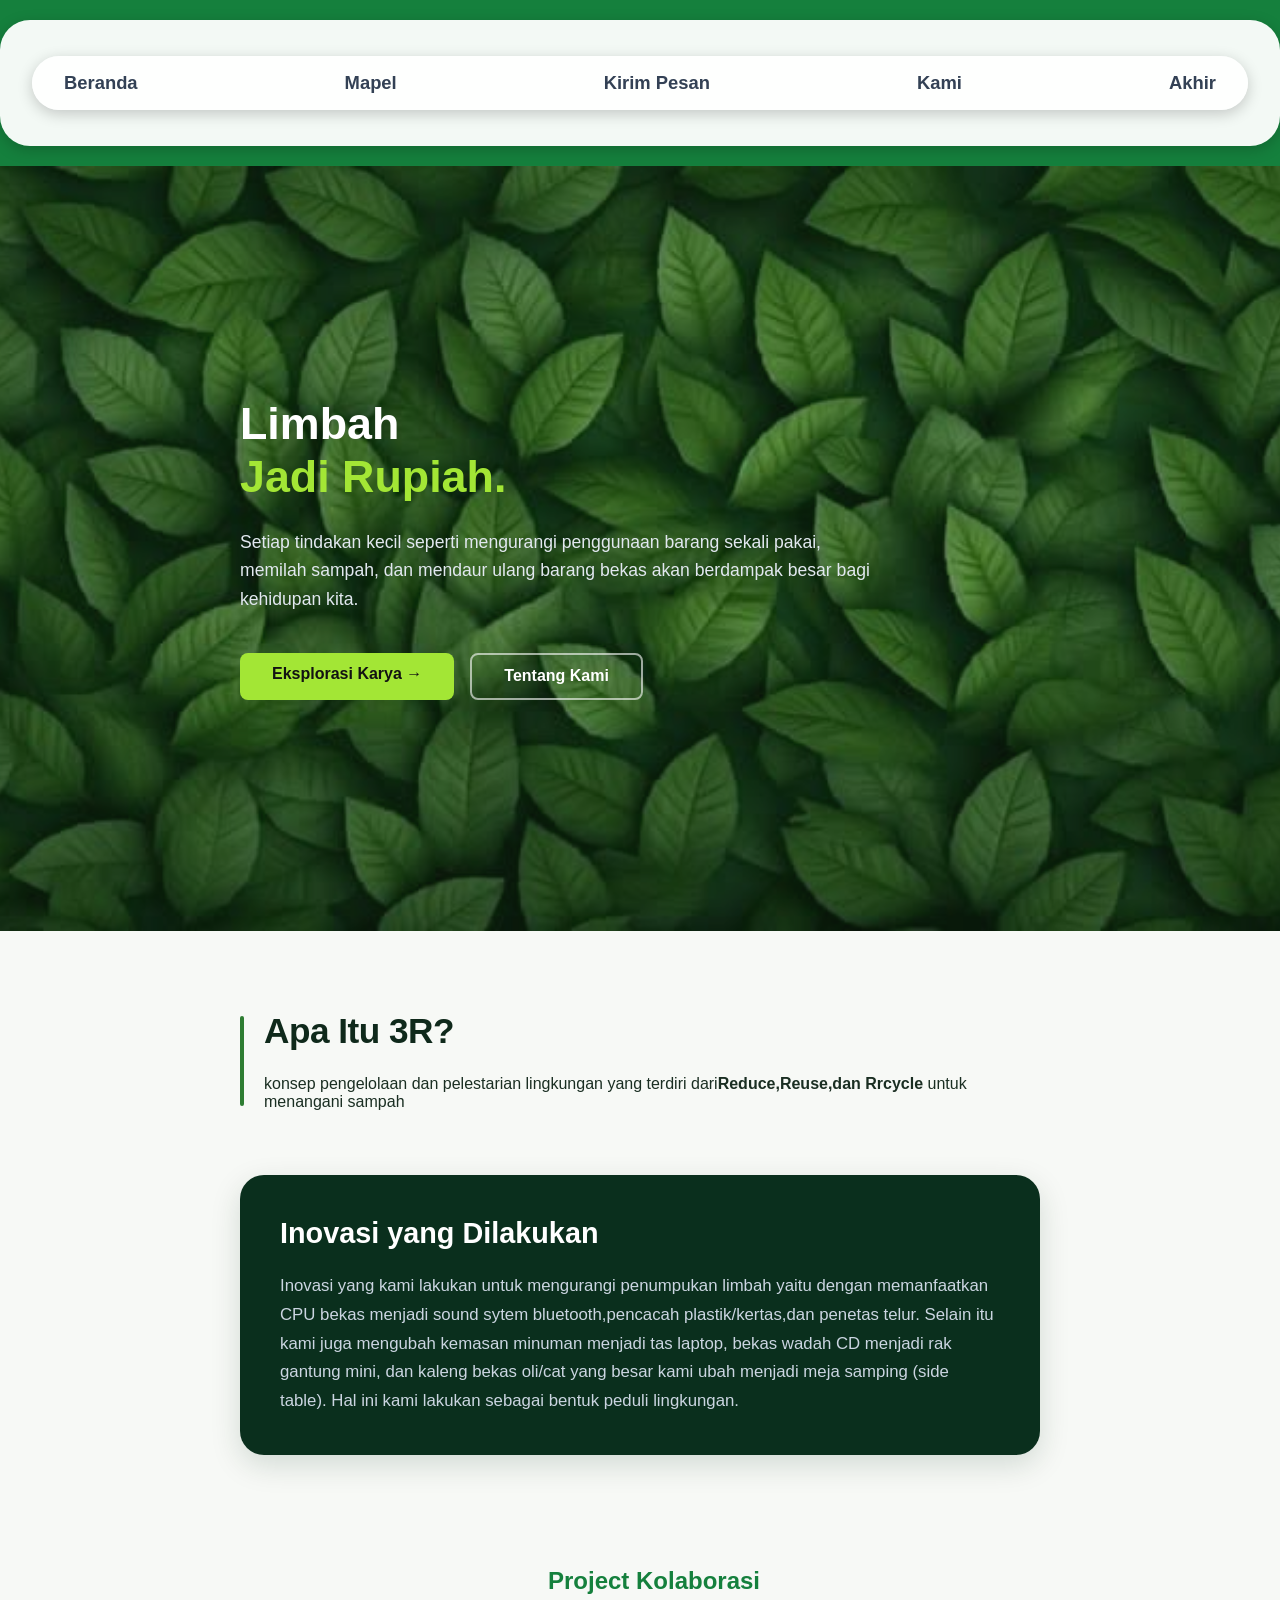
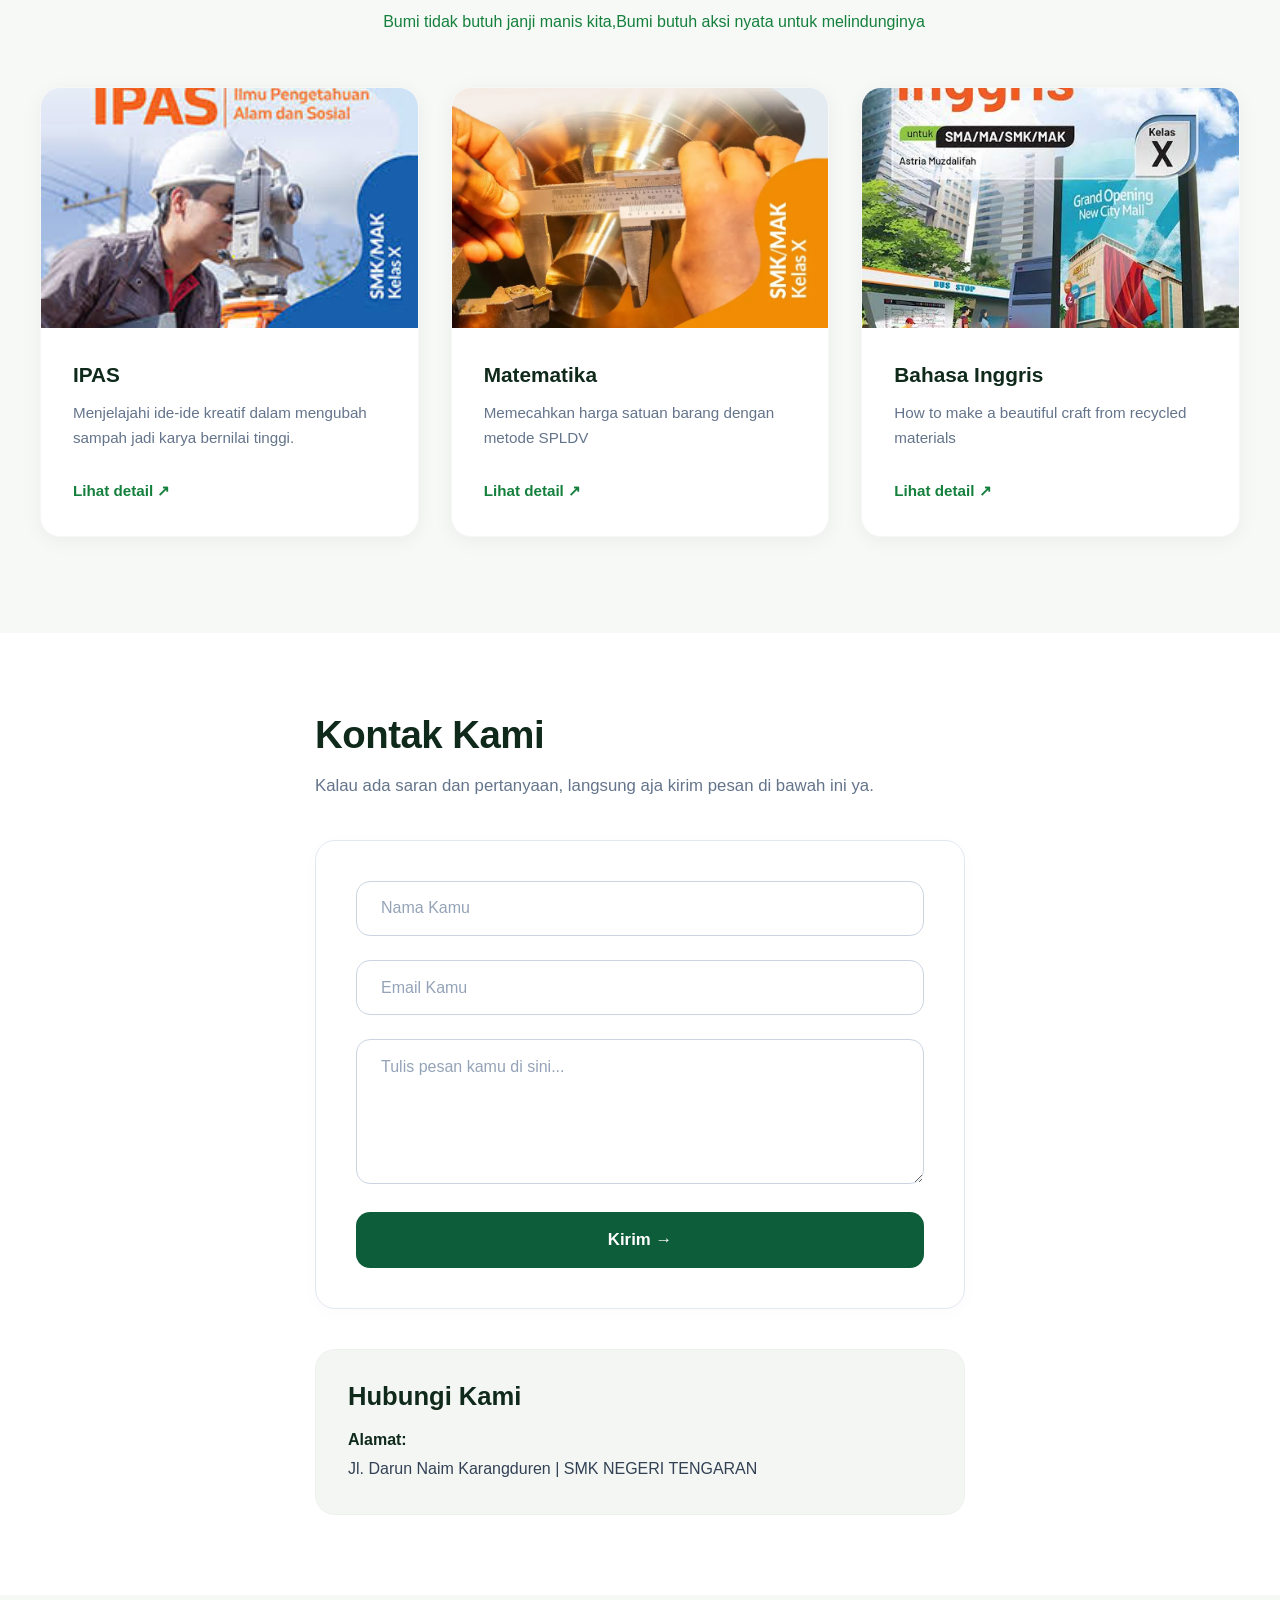
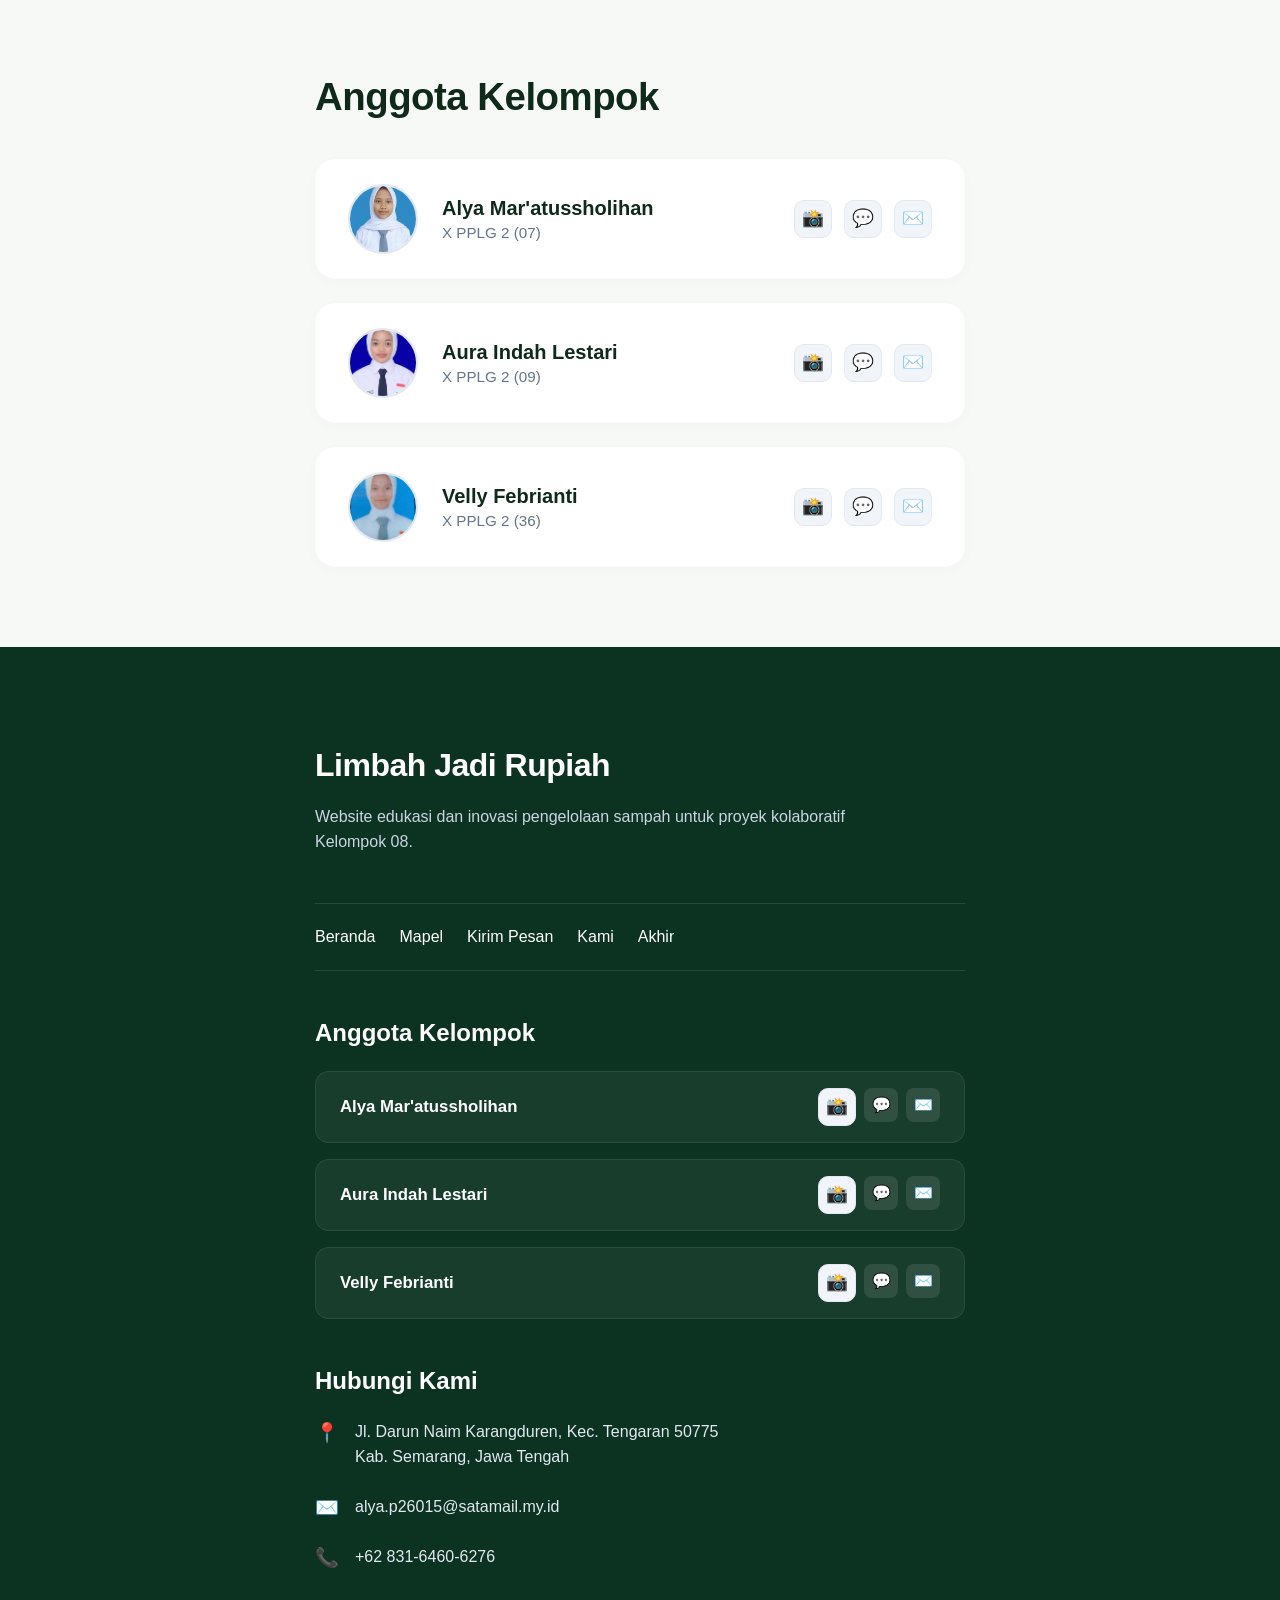
<file: index.html>
<!DOCTYPE html>
<html lang="id">
<head>
    <meta charset="UTF-8">
    <meta name="viewport" content="width=device-width, initial-scale=1.0">
    <title>JadiRupiah- EcoCycle</title>
    <link rel="stylesheet" href="style.css">
</head>
<body>

    <!-- Header / Navigasi -->
    <header class="navbar" id="beranda">
            
                <!-- Daftar Link Menu -->
                <nav class="navbar">
                    <a href="#beranda" class="popup-item">Beranda</a>
                    <a href="#mapel" class="popup-item">Mapel </a>
                    <a href="#kontak" class="popup-item">Kirim Pesan</a>
                    <a href="#datadiri" class="popup-item">Kami</a>
                    <a href="#akhir" class="popup-item">Akhir</a>
                </nav>
   </header>

    <!-- Hero Section -->
    <section class="hero-section">
        <div class="hero-overlay"></div>
        <div class="hero-content">
            
            <h1 class="hero-title">
                Limbah<br>
                <span class="highlight-text">Jadi Rupiah.</span>
            </h1>

            <p class="hero-description">Setiap tindakan kecil seperti mengurangi penggunaan barang sekali pakai, memilah sampah, dan mendaur ulang barang bekas akan berdampak besar bagi kehidupan kita.</p>

            <div class="hero-buttons">
                <a href="ipas.html" class="btn btn-primary">Eksplorasi Karya &rarr;</a>
                <a href="#datadiri" class="btn btn-secondary">Tentang Kami</a>
            </div>

        </div>
    </section>

    <!-- Section Permasalahan & Solusi -->
    <section class="content-section">
        <div class="container">
            
            <!-- Blok Permasalahan Utama -->
            <div class="problem-block">
                <h2 class="section-title">Apa Itu 3R?</h2>
                <p class="problem-text">
                 <p>konsep pengelolaan dan pelestarian lingkungan yang terdiri dari<strong>Reduce,Reuse,dan Rrcycle</strong> untuk menangani sampah</p>   
                </p>
            </div>

            <!-- Blok Analisis Penyelesaian Masalah -->
            <div class="solution-card">
                <h3 class="card-title">Inovasi yang Dilakukan</h3>
                <p class="card-text">
                   Inovasi yang kami lakukan untuk mengurangi penumpukan limbah yaitu dengan memanfaatkan CPU bekas menjadi sound sytem bluetooth,pencacah plastik/kertas,dan penetas telur. Selain itu kami juga mengubah kemasan minuman menjadi tas laptop, bekas wadah CD menjadi rak gantung mini, dan kaleng bekas oli/cat yang besar kami ubah menjadi meja samping (side table). Hal ini kami lakukan sebagai bentuk peduli lingkungan.
                </p>
            </div>

        </div>
    </section>

    <!-- Section Galeri Karya -->
    <section class="gallery-section" id="mapel">
        <div class="gallery-container">
            
            <!-- Header Galeri -->
            <div class="gallery-header">
                <h1>Project Kolaborasi</h1>
                <br>
                <p>Bumi tidak butuh janji manis kita,Bumi butuh aksi nyata untuk melindunginya</p>
            </div>

            <!-- Grid Layout -->
            <div class="gallery-grid">
                
                
                <div class="card">
                    <div class="card-image-wrapper">
                        <img src="IPAS.jpg" alt="IPAS" class="card-image">
                    </div>
                    <div class="card-body">
                        <h4 class="card-item-title">IPAS</h4>
                        <p class="card-item-text">Menjelajahi ide-ide kreatif dalam mengubah sampah jadi karya bernilai tinggi.</p>
                        <a href="ipas.html" class="card-link">Lihat detail &nearr;</a>
                    </div>
                </div>

                
                <div class="card">
                    <div class="card-image-wrapper">
                        <img src="MATEMATIKA.webp" alt="MATEMATIKA" class="card-image">
                    </div>
                    <div class="card-body">
                        <h4 class="card-item-title">Matematika</h4>
                        <p class="card-item-text">Memecahkan harga satuan barang dengan metode SPLDV</p>
                        <a href="mtk.html" class="card-link">Lihat detail &nearr;</a>
                    </div>
                </div>

                
                <div class="card">
                    <div class="card-image-wrapper">
                        <img src="BAHASA INGGRIS.jpg" alt="BAHASA INGGRIS" class="card-image">
                    </div>
                    <div class="card-body">
                        <h4 class="card-item-title">Bahasa Inggris</h4>
                        <p class="card-item-text">How to make a beautiful craft from recycled materials</p>
                        <a href="inggris.html" class="card-link">Lihat detail &nearr;</a>
                    </div>
                </div>
        </div>
    </section>


    <!-- Section Kontak Kami -->
    
    <section class="contact-section">
        <div class="contact-container">
            
            <!-- Judul Deskripsi -->
            <div class="contact-header">
                <h2 class="contact-title">Kontak Kami</h2>
                <p class="contact-subtitle">Kalau ada saran dan pertanyaan, langsung aja kirim pesan di bawah ini ya.</p>
            </div>

            <!-- Formulir Kontak -->
            <form class="contact-form" onsubmit="return false;" id="kontak">
                <div class="form-group">
                    <input type="text" id="name" placeholder="Nama Kamu" required class="form-input">
                </div>
                
                <div class="form-group">
                    <input type="email" id="email" placeholder="Email Kamu" required class="form-input">
                </div>
                
                <div class="form-group">
                    <textarea id="message" rows="6" placeholder="Tulis pesan kamu di sini..." required class="form-input textarea-input"></textarea>
                </div>
                
                <button type="submit" class="btn-kirim">
                    Kirim &rarr;
                </button>
            </form>

            <!-- Informasi Kontak Tambahan -->
            <div class="info-card">
                <h3 class="info-title">Hubungi Kami</h3>
                <div class="info-item">
                    <strong>Alamat:</strong>
                    <p>Jl. Darun Naim Karangduren | SMK NEGERI TENGARAN</p>
                </div>
            </div>

        </div>
    </section>

    <!-- Section Anggota Kelompok -->
    <section class="team-section" id="datadiri">
        <div class="team-container">
            
            <h2 class="team-section-title">Anggota Kelompok</h2>

            <div class="team-list">
                
                <!-- Anggota 1 -->
                <div class="member-card">
                    <div class="member-info">
                        <div class="avatar-wrapper">
                            <!-- Ganti placeholder.jpg dengan foto asli -->
                            <img src="alyamar.jpg" alt="Alya Mar'atussholihan" class="member-avatar">
                        </div>
                        <div class="member-detail">
                            <h4 class="member-name">Alya Mar'atussholihan</h4>
                            <p class="member-class">X PPLG 2 (07)</p>
                        </div>
                    </div>
                    <div class="member-socials">
                        <a href="https://www.instagram.com/allyeeyys?rpxt=ZHNoNG5jMzJnc3Jv" class="social-icon" aria-label="Instagram">📸</a>
                        <a href="https://wa.link/683gnc" class="social-icon" aria-label="WhatsApp">💬</a>
                        <a href="mailto:alya.p26015@satamail.may.id" class="social-icon" aria-label="Email">✉️</a>
                    </div>
                </div>

                <!-- Anggota 2 -->
                <div class="member-card">
                    <div class="member-info">
                        <div class="avatar-wrapper">
                            <img src="auraindah.jpg" alt="Aura Indah Lestari" class="member-avatar">
                        </div>
                        <div class="member-detail">
                            <h4 class="member-name">Aura Indah Lestari</h4>
                            <p class="member-class">X PPLG 2 (09)</p>
                        </div>
                    </div>
                    <div class="member-socials">
                        <a href="https://instagram.com/@aurindhlstr_" class="social-icon" aria-label="Instagram">📸</a>
                        <a href="https://wa.link/bvyb93" class="social-icon" aria-label="WhatsApp">💬</a>
                        <a href="mailto:aura.p26031@satamail.may.id" class="social-icon" aria-label="Email">✉️</a>
                    </div>
                </div>

                <!-- Anggota 3 -->
                <div class="member-card">
                    <div class="member-info">
                        <div class="avatar-wrapper">
                            <img src="VELLY.jpeg" alt="Velly Febrianti" class="member-avatar">
                        </div>
                        <div class="member-detail">
                            <h4 class="member-name">Velly Febrianti</h4>
                            <p class="member-class">X PPLG 2 (36)</p>
                        </div>
                    </div>
                    <div class="member-socials">
                        <a href="https://instagram.com/@velzz48" class="social-icon" aria-label="Instagram">📸</a>
                        <a href="https://wa.me/62895383135930" class="social-icon" aria-label="WhatsApp">💬</a>
                        <a href="mailto:velly.p26136@satamail.may.id" class="social-icon" aria-label="Email">✉️</a>
                    </div>
                </div>

            </div>

        </div>
    </section>

    <!-- Footer Section -->
    <footer class="site-footer" id="akhir">
        <div class="footer-container">
            
            <!-- Identitas Website -->
            <div class="footer-brand">
                <div class="footer-logo-box">
                    
                </div>
                <h3 class="footer-brand-title">Limbah Jadi Rupiah</h3>
                <p class="footer-brand-desc">
                    Website edukasi dan inovasi pengelolaan sampah untuk proyek kolaboratif Kelompok 08.
                </p>
            </div>

            <!-- Menu Navigasi Singkat -->
            <div class="footer-nav">
                <a href="#beranda" class="footer-nav-link">Beranda</a>
                <a href="#mapel" class="footer-nav-link">Mapel </a>
                <a href="#kontak" class="footer-nav-link">Kirim Pesan</a>
                <a href="#datadiri" class="footer-nav-link">Kami</a>
                <a href="#akhir" class="footer-nav-link">Akhir</a> 
            </div>

            <!-- Ringkasan Anggota Kelompok -->
            <div class="footer-team">
                <h4 class="footer-section-heading">Anggota Kelompok</h4>
                <div class="footer-member-list">
                    
                    <!-- Anggota 1 -->
                    <div class="footer-member-row">
                        <span class="footer-member-name">Alya Mar'atussholihan</span>
                        <div class="footer-member-socials">
                            <a href="https://www.instagram.com/allyeeyys?rpxt=ZHNoNG5jMzJnc3Jv" class="social-icon" aria-label="Instagram">📸</a>
                            <a href="https://wa.link/683gnc" class="f-social-btn" aria-label="WhatsApp">💬</a>
                            <a href="mailto:alya.p26015@satamail.may.id" class="f-social-btn" aria-label="Email">✉️</a>
                        </div>
                    </div>

                    <!-- Anggota 2 -->
                    <div class="footer-member-row">
                        <span class="footer-member-name">Aura Indah Lestari</span>
                        <div class="footer-member-socials">
                            <a href="https://www.instagram.com/aurindhlstr_?rpxt=aTluaGZzZTNka2t0" class="social-icon" aria-label="Instagram">📸</a>
                            <a href="https://wa.link/bvyb93" class="f-social-btn" aria-label="WhatsApp">💬</a>
                            <a href="mailto:aura.p26031@satamail.may.id" class="f-social-btn" aria-label="Email">✉️</a>
                        </div>
                    </div>

                    <!-- Anggota 3 -->
                    <div class="footer-member-row">
                        <span class="footer-member-name">Velly Febrianti</span>
                        <div class="footer-member-socials">
                            <a href="https://www.instagram.com/vellzz48?xtok=bDFvdmV5bmt6cml3" class="social-icon" aria-label="Instagram">📸</a>
                            <a href="https://wa.me/62895383135930" class="f-social-btn" aria-label="WhatsApp">💬</a>
                            <a href=""mailto:velly.p26136@satamail.may.id class="f-social-btn" aria-label="Email">✉️</a>
                        </div>
                    </div>

                </div>
            </div>

            <!-- Informasi Kontak Lengkap -->
            <div class="footer-contact">
                <h4 class="footer-section-heading">Hubungi Kami</h4>
                <ul class="footer-contact-list">
                    <li class="footer-contact-item">
                        <span class="contact-icon">📍</span>
                        <p class="contact-text">Jl. Darun Naim Karangduren, Kec. Tengaran 50775<br>Kab. Semarang, Jawa Tengah</p>
                    </li>
                    <li class="footer-contact-item">
                        <span class="contact-icon">✉️</span>
                        <p class="contact-text"><a href="mailto:alya.p26015@satamail.my.id" class="contact-link">alya.p26015@satamail.my.id</a></p>
                    </li>
                    <li class="footer-contact-item">
                        <span class="contact-icon">📞</span>
                        <p class="contact-text"><a href="https://wa.link/683gnc" target="_blank" class="contact-link">+62 831-6460-6276</a></p>
                    </li>
                </ul>
            </div>

        </div>
    </footer>

</body>
</html>
</file>
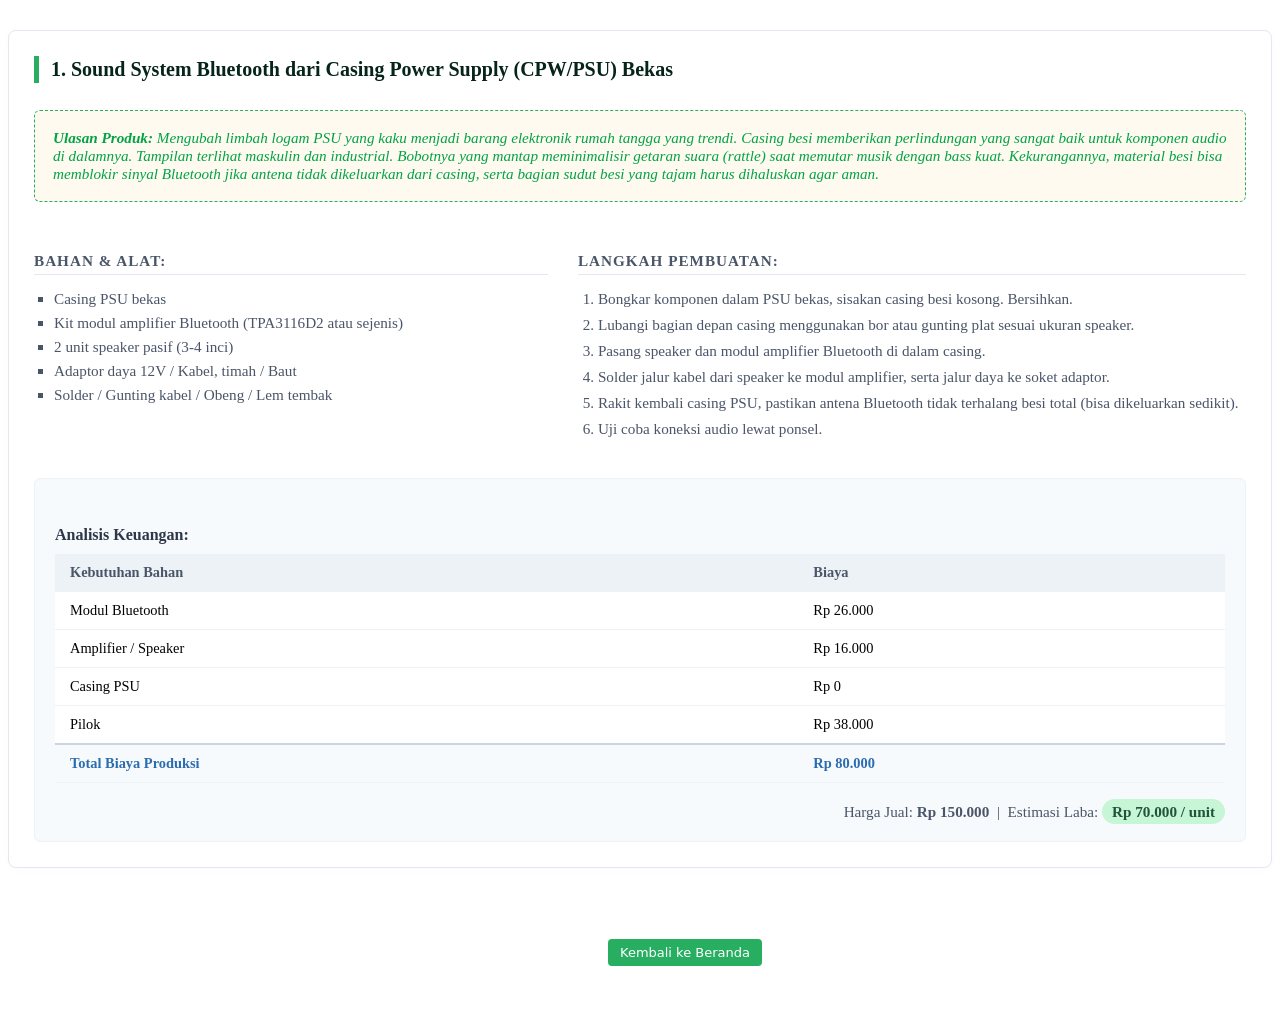
<file: 1.html>
<!DOCTYPE html>
<html lang="en">
<head>
    <meta charset="UTF-8">
    <meta name="viewport" content="width=device-width, initial-scale=1.0">
    <title>Document</title>
    <link rel="stylesheet" href="produk.css" />
</head>
<body>
    <!-- KARTU PRODUK 1 -->
            <article class="product-card">
                <h4>1. Sound System Bluetooth dari Casing Power Supply (CPW/PSU) Bekas</h4>
                <p class="review"><strong>Ulasan Produk:</strong> Mengubah limbah logam PSU yang kaku menjadi barang elektronik rumah tangga yang trendi. Casing besi memberikan perlindungan yang sangat baik untuk komponen audio di dalamnya. Tampilan terlihat maskulin dan industrial. Bobotnya yang mantap meminimalisir getaran suara (rattle) saat memutar musik dengan bass kuat. Kekurangannya, material besi bisa memblokir sinyal Bluetooth jika antena tidak dikeluarkan dari casing, serta bagian sudut besi yang tajam harus dihaluskan agar aman.</p>
                
                <div class="grid-2col">
                    <div>
                        <h5>Bahan & Alat:</h5>
                        <ul class="item-list">
                            <li>Casing PSU bekas</li>
                            <li>Kit modul amplifier Bluetooth (TPA3116D2 atau sejenis)</li>
                            <li>2 unit speaker pasif (3-4 inci)</li>
                            <li>Adaptor daya 12V / Kabel, timah / Baut</li>
                            <li>Solder / Gunting kabel / Obeng / Lem tembak</li>
                        </ul>
                    </div>
                    <div>
                        <h5>Langkah Pembuatan:</h5>
                        <ol class="step-list">
                            <li>Bongkar komponen dalam PSU bekas, sisakan casing besi kosong. Bersihkan.</li>
                            <li>Lubangi bagian depan casing menggunakan bor atau gunting plat sesuai ukuran speaker.</li>
                            <li>Pasang speaker dan modul amplifier Bluetooth di dalam casing.</li>
                            <li>Solder jalur kabel dari speaker ke modul amplifier, serta jalur daya ke soket adaptor.</li>
                            <li>Rakit kembali casing PSU, pastikan antena Bluetooth tidak terhalang besi total (bisa dikeluarkan sedikit).</li>
                            <li>Uji coba koneksi audio lewat ponsel.</li>
                        </ol>
                    </div>
                </div>
                
                <div class="finance-area">
                    <h5>Analisis Keuangan:</h5>
                    <table class="finance-table">
                        <thead>
                            <tr>
                                <th>Kebutuhan Bahan</th>
                                <th>Biaya</th>
                            </tr>
                        </thead>
                        <tbody>
                            <tr><td>Modul Bluetooth</td><td>Rp 26.000</td></tr>
                            <tr><td>Amplifier / Speaker</td><td>Rp 16.000</td></tr>
                            <tr><td>Casing PSU</td><td>Rp 0</td></tr>
                            <tr><td>Pilok</td><td>Rp 38.000</td></tr>
                            <tr class="total-row"><td>Total Biaya Produksi</td><td>Rp 80.000</td></tr>
                        </tbody>
                    </table>
                    <div class="summary-finance">
                        Harga Jual: <strong>Rp 150.000</strong> &nbsp;|&nbsp; Estimasi Laba: <span class="profit-tag">Rp 70.000 / unit</span>
                    </div>
                </div>
            </article>   
        <br>
        <br>
    <a href="ipas.html" class="btn-beranda">Kembali ke Beranda</a>
</style>
</body>
</html>
</file>
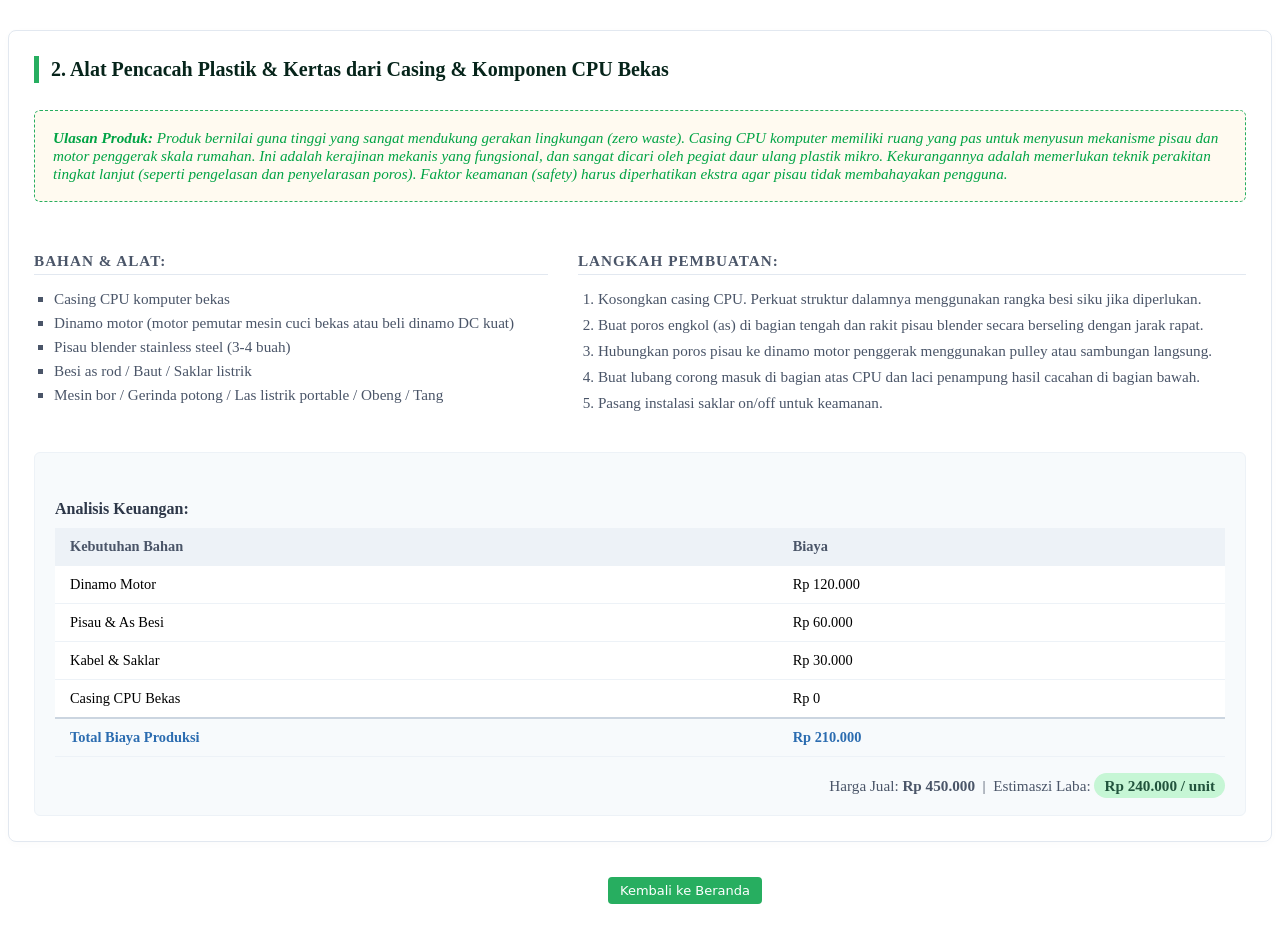
<file: 2.html>
<!DOCTYPE html>
<html lang="en">
<head>
    <meta charset="UTF-8">
    <meta name="viewport" content="width=device-width, initial-scale=1.0">
    <title>Document</title>
    <link rel="stylesheet" href="produk.css" />
</head>
<body>
   <!-- KARTU PRODUK 2 -->
            <article class="product-card">
                <h4>2. Alat Pencacah Plastik & Kertas dari Casing & Komponen CPU Bekas</h4>
                <p class="review"><strong>Ulasan Produk:</strong> Produk bernilai guna tinggi yang sangat mendukung gerakan lingkungan (zero waste). Casing CPU komputer memiliki ruang yang pas untuk menyusun mekanisme pisau dan motor penggerak skala rumahan. Ini adalah kerajinan mekanis yang fungsional, dan sangat dicari oleh pegiat daur ulang plastik mikro. Kekurangannya adalah memerlukan teknik perakitan tingkat lanjut (seperti pengelasan dan penyelarasan poros). Faktor keamanan (safety) harus diperhatikan ekstra agar pisau tidak membahayakan pengguna.</p>
                
                <div class="grid-2col">
                    <div>
                        <h5>Bahan & Alat:</h5>
                        <ul class="item-list">
                            <li>Casing CPU komputer bekas</li>
                            <li>Dinamo motor (motor pemutar mesin cuci bekas atau beli dinamo DC kuat)</li>
                            <li>Pisau blender stainless steel (3-4 buah)</li>
                            <li>Besi as rod / Baut / Saklar listrik</li>
                            <li>Mesin bor / Gerinda potong / Las listrik portable / Obeng / Tang</li>
                        </ul>
                    </div>
                    <div>
                        <h5>Langkah Pembuatan:</h5>
                        <ol class="step-list">
                            <li>Kosongkan casing CPU. Perkuat struktur dalamnya menggunakan rangka besi siku jika diperlukan.</li>
                            <li>Buat poros engkol (as) di bagian tengah dan rakit pisau blender secara berseling dengan jarak rapat.</li>
                            <li>Hubungkan poros pisau ke dinamo motor penggerak menggunakan pulley atau sambungan langsung.</li>
                            <li>Buat lubang corong masuk di bagian atas CPU dan laci penampung hasil cacahan di bagian bawah.</li>
                            <li>Pasang instalasi saklar on/off untuk keamanan.</li>
                        </ol>
                    </div>
                </div>
                
                <div class="finance-area">
                    <h5>Analisis Keuangan:</h5>
                    <table class="finance-table">
                        <thead>
                            <tr>
                                <th>Kebutuhan Bahan</th>
                                <th>Biaya</th>
                            </tr>
                        </thead>
                        <tbody>
                            <tr><td>Dinamo Motor</td><td>Rp 120.000</td></tr>
                            <tr><td>Pisau & As Besi</td><td>Rp 60.000</td></tr>
                            <tr><td>Kabel & Saklar</td><td>Rp 30.000</td></tr>
                            <tr><td>Casing CPU Bekas</td><td>Rp 0</td></tr>
                            <tr class="total-row"><td>Total Biaya Produksi</td><td>Rp 210.000</td></tr>
                        </tbody>
                    </table>
                    <div class="summary-finance">
                        Harga Jual: <strong>Rp 450.000</strong> &nbsp;|&nbsp; Estimaszi Laba: <span class="profit-tag">Rp 240.000 / unit</span>
                    </div>
                </div>
            </article>

            <a href="ipas.html" class="btn-beranda">Kembali ke Beranda</a>
</body>
</html>
</file>
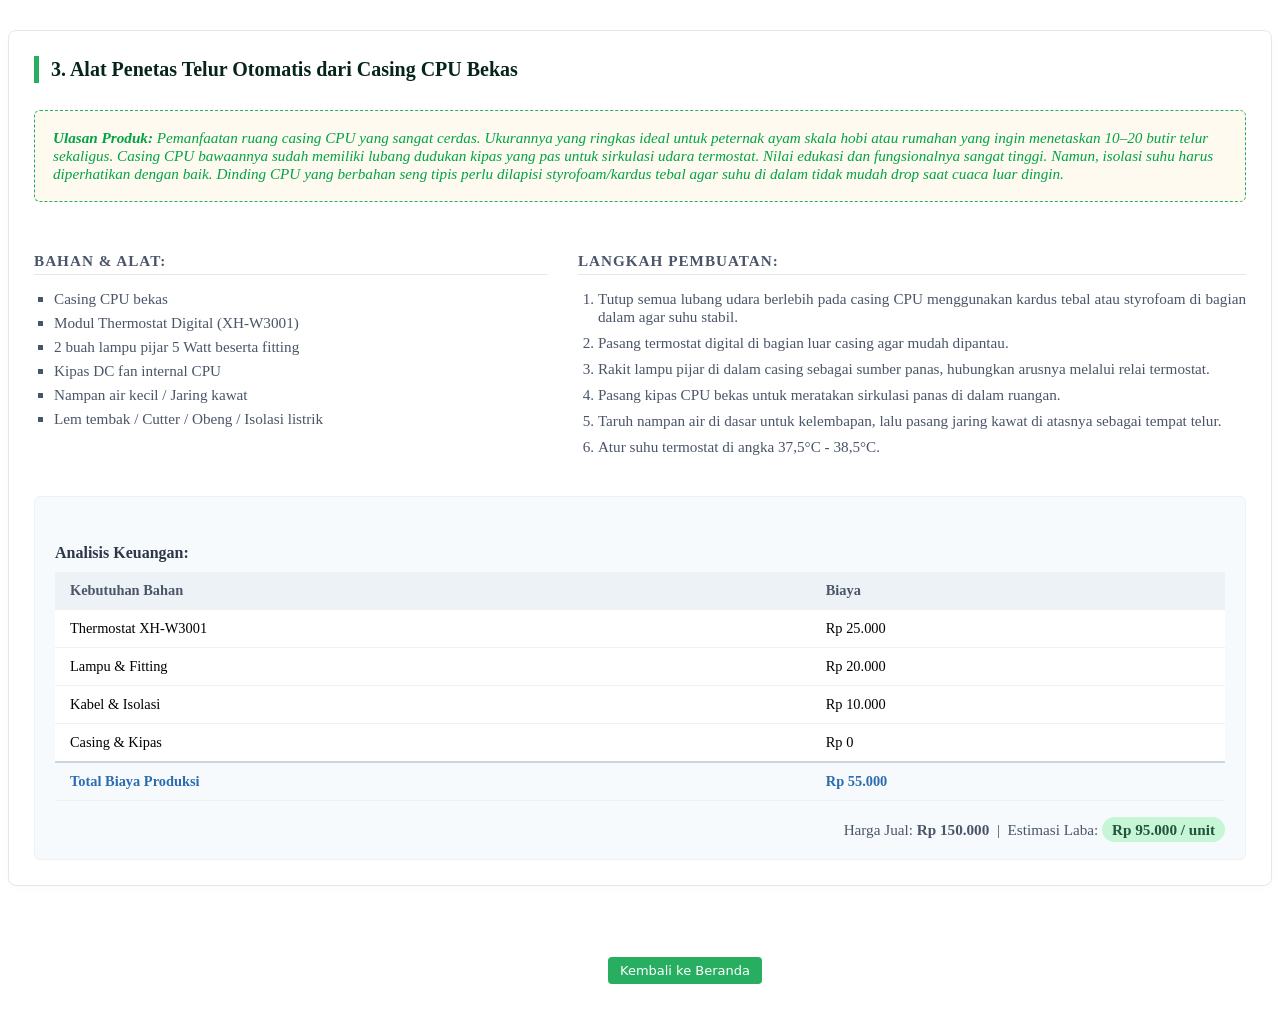
<file: 3.html>
<!DOCTYPE html>
<html lang="en">
<head>
    <meta charset="UTF-8">
    <meta name="viewport" content="width=device-width, initial-scale=1.0">
    <title>Document</title>
    <link rel="stylesheet" href="produk.css" />
</head>
<body>
   <!-- KARTU PRODUK 3 -->
            <article class="product-card">
                <h4>3. Alat Penetas Telur Otomatis dari Casing CPU Bekas</h4>
                <p class="review"><strong>Ulasan Produk:</strong> Pemanfaatan ruang casing CPU yang sangat cerdas. Ukurannya yang ringkas ideal untuk peternak ayam skala hobi atau rumahan yang ingin menetaskan 10–20 butir telur sekaligus. Casing CPU bawaannya sudah memiliki lubang dudukan kipas yang pas untuk sirkulasi udara termostat. Nilai edukasi dan fungsionalnya sangat tinggi. Namun, isolasi suhu harus diperhatikan dengan baik. Dinding CPU yang berbahan seng tipis perlu dilapisi styrofoam/kardus tebal agar suhu di dalam tidak mudah drop saat cuaca luar dingin.</p>
                
                <div class="grid-2col">
                    <div>
                        <h5>Bahan & Alat:</h5>
                        <ul class="item-list">
                            <li>Casing CPU bekas</li>
                            <li>Modul Thermostat Digital (XH-W3001)</li>
                            <li>2 buah lampu pijar 5 Watt beserta fitting</li>
                            <li>Kipas DC fan internal CPU</li>
                            <li>Nampan air kecil / Jaring kawat</li>
                            <li>Lem tembak / Cutter / Obeng / Isolasi listrik</li>
                        </ul>
                    </div>
                    <div>
                        <h5>Langkah Pembuatan:</h5>
                        <ol class="step-list">
                            <li>Tutup semua lubang udara berlebih pada casing CPU menggunakan kardus tebal atau styrofoam di bagian dalam agar suhu stabil.</li>
                            <li>Pasang termostat digital di bagian luar casing agar mudah dipantau.</li>
                            <li>Rakit lampu pijar di dalam casing sebagai sumber panas, hubungkan arusnya melalui relai termostat.</li>
                            <li>Pasang kipas CPU bekas untuk meratakan sirkulasi panas di dalam ruangan.</li>
                            <li>Taruh nampan air di dasar untuk kelembapan, lalu pasang jaring kawat di atasnya sebagai tempat telur.</li>
                            <li>Atur suhu termostat di angka 37,5°C - 38,5°C.</li>
                        </ol>
                    </div>
                </div>
                
                <div class="finance-area">
                    <h5>Analisis Keuangan:</h5>
                    <table class="finance-table">
                        <thead>
                            <tr>
                                <th>Kebutuhan Bahan</th>
                                <th>Biaya</th>
                            </tr>
                        </thead>
                        <tbody>
                            <tr><td>Thermostat XH-W3001</td><td>Rp 25.000</td></tr>
                            <tr><td>Lampu & Fitting</td><td>Rp 20.000</td></tr>
                            <tr><td>Kabel & Isolasi</td><td>Rp 10.000</td></tr>
                            <tr><td>Casing & Kipas</td><td>Rp 0</td></tr>
                            <tr class="total-row"><td>Total Biaya Produksi</td><td>Rp 55.000</td></tr>
                        </tbody>
                    </table>
                    <div class="summary-finance">
                        Harga Jual: <strong>Rp 150.000</strong> &nbsp;|&nbsp; Estimasi Laba: <span class="profit-tag">Rp 95.000 / unit</span>
                    </div>
                </div>
                </article>
                <br>
                <br>
                 <a href="ipas.html" class="btn-beranda">Kembali ke Beranda</a>
</body>
</html>
</file>
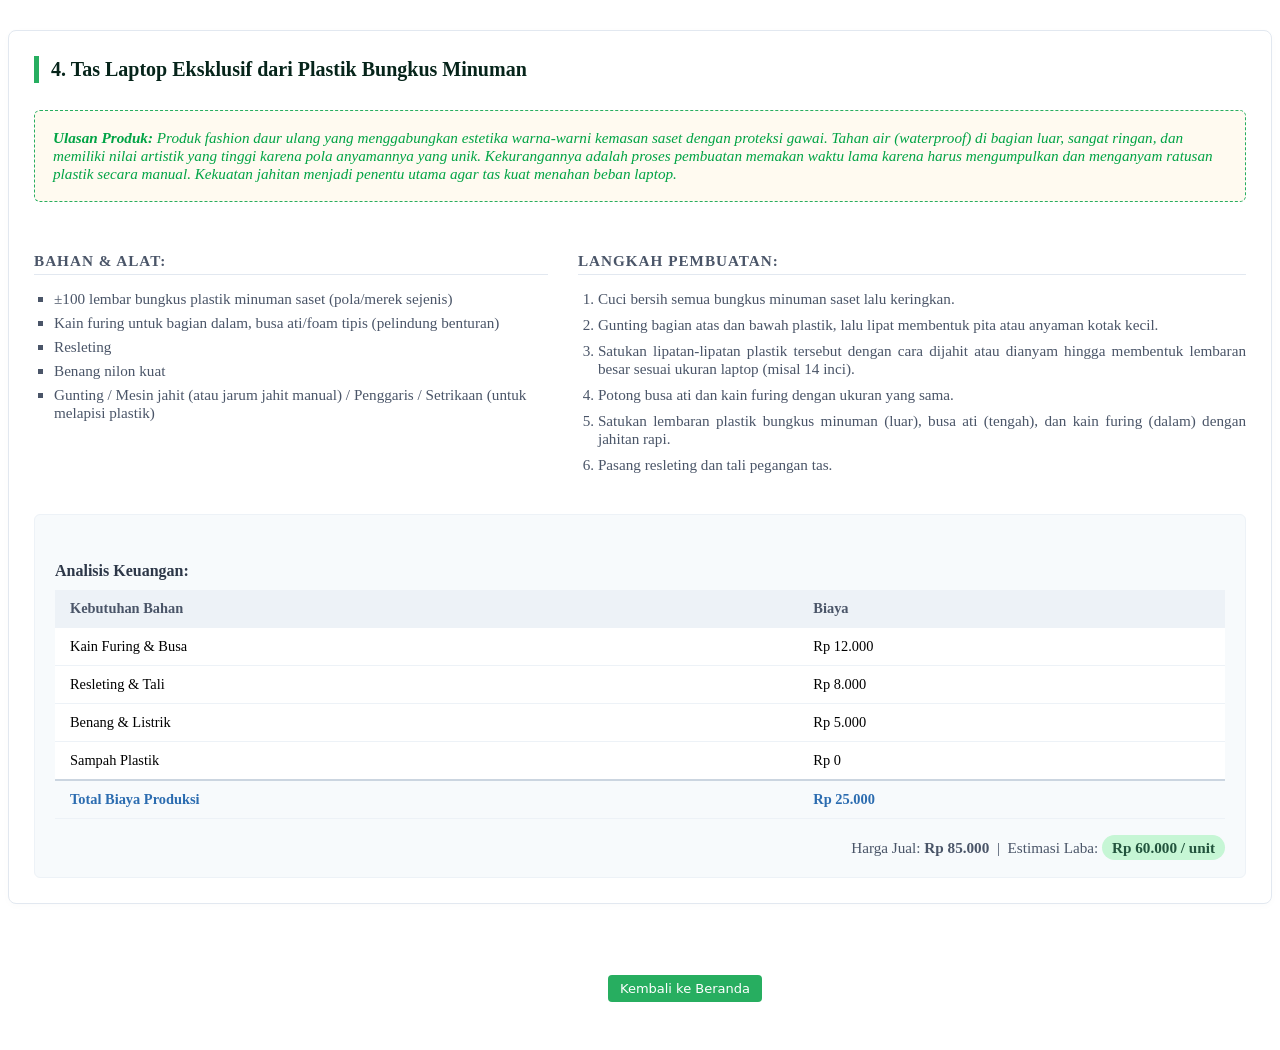
<file: 4.html>
<!DOCTYPE html>
<html lang="en">
<head>
    <meta charset="UTF-8">
    <meta name="viewport" content="width=device-width, initial-scale=1.0">
    <title>Document</title>
    <link rel="stylesheet" href="produk.css" />
</head>
<body>
   <!-- KARTU PRODUK 4 -->
            <article class="product-card">
                <h4>4. Tas Laptop Eksklusif dari Plastik Bungkus Minuman</h4>
                <p class="review"><strong>Ulasan Produk:</strong> Produk fashion daur ulang yang menggabungkan estetika warna-warni kemasan saset dengan proteksi gawai. Tahan air (waterproof) di bagian luar, sangat ringan, dan memiliki nilai artistik yang tinggi karena pola anyamannya yang unik. Kekurangannya adalah proses pembuatan memakan waktu lama karena harus mengumpulkan dan menganyam ratusan plastik secara manual. Kekuatan jahitan menjadi penentu utama agar tas kuat menahan beban laptop.</p>
                
                <div class="grid-2col">
                    <div>
                        <h5>Bahan & Alat:</h5>
                        <ul class="item-list">
                            <li>±100 lembar bungkus plastik minuman saset (pola/merek sejenis)</li>
                            <li>Kain furing untuk bagian dalam, busa ati/foam tipis (pelindung benturan)</li>
                            <li>Resleting</li>
                            <li>Benang nilon kuat</li>
                            <li>Gunting / Mesin jahit (atau jarum jahit manual) / Penggaris / Setrikaan (untuk melapisi plastik)</li>
                        </ul>
                    </div>
                    <div>
                        <h5>Langkah Pembuatan:</h5>
                        <ol class="step-list">
                            <li>Cuci bersih semua bungkus minuman saset lalu keringkan.</li>
                            <li>Gunting bagian atas dan bawah plastik, lalu lipat membentuk pita atau anyaman kotak kecil.</li>
                            <li>Satukan lipatan-lipatan plastik tersebut dengan cara dijahit atau dianyam hingga membentuk lembaran besar sesuai ukuran laptop (misal 14 inci).</li>
                            <li>Potong busa ati dan kain furing dengan ukuran yang sama.</li>
                            <li>Satukan lembaran plastik bungkus minuman (luar), busa ati (tengah), dan kain furing (dalam) dengan jahitan rapi.</li>
                            <li>Pasang resleting dan tali pegangan tas.</li>
                        </ol>
                    </div>
                </div>
                
                <div class="finance-area">
                    <h5>Analisis Keuangan:</h5>
                    <table class="finance-table">
                        <thead>
                            <tr>
                                <th>Kebutuhan Bahan</th>
                                <th>Biaya</th>
                            </tr>
                        </thead>
                        <tbody>
                            <tr><td>Kain Furing & Busa</td><td>Rp 12.000</td></tr>
                            <tr><td>Resleting & Tali</td><td>Rp 8.000</td></tr>
                            <tr><td>Benang & Listrik</td><td>Rp 5.000</td></tr>
                            <tr><td>Sampah Plastik</td><td>Rp 0</td></tr>
                            <tr class="total-row"><td>Total Biaya Produksi</td><td>Rp 25.000</td></tr>
                        </tbody>
                    </table>
                    <div class="summary-finance">
                        Harga Jual: <strong>Rp 85.000</strong> &nbsp;|&nbsp; Estimasi Laba: <span class="profit-tag">Rp 60.000 / unit</span>
                    </div>
                </div>
            </article> 

            <br>
                <br>
                 <a href="ipas.html" class="btn-beranda">Kembali ke Beranda</a>
</body>
</html>
</file>
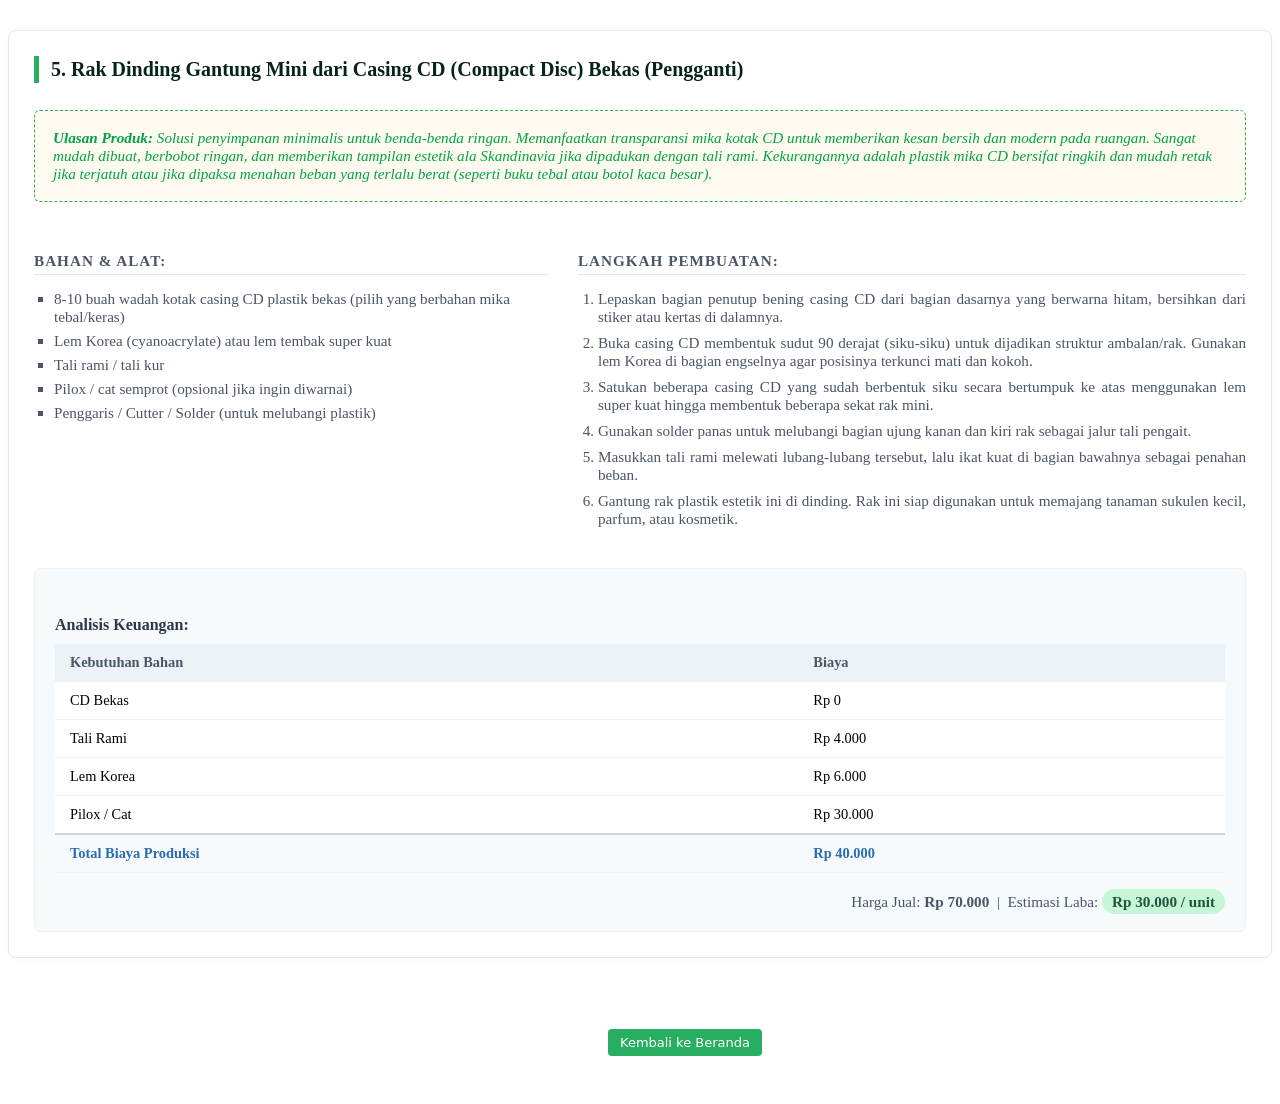
<file: 5.html>
<!DOCTYPE html>
<html lang="en">
<head>
    <meta charset="UTF-8">
    <meta name="viewport" content="width=device-width, initial-scale=1.0">
    <title>Document</title>
    <link rel="stylesheet" href="produk.css" />
</head>
<body>
    <!-- KARTU PRODUK 5 -->
            <article class="product-card">
                <h4>5. Rak Dinding Gantung Mini dari Casing CD (Compact Disc) Bekas (Pengganti)</h4>
                <p class="review"><strong>Ulasan Produk:</strong> Solusi penyimpanan minimalis untuk benda-benda ringan. Memanfaatkan transparansi mika kotak CD untuk memberikan kesan bersih dan modern pada ruangan. Sangat mudah dibuat, berbobot ringan, dan memberikan tampilan estetik ala Skandinavia jika dipadukan dengan tali rami. Kekurangannya adalah plastik mika CD bersifat ringkih dan mudah retak jika terjatuh atau jika dipaksa menahan beban yang terlalu berat (seperti buku tebal atau botol kaca besar).</p>
                
                <div class="grid-2col">
                    <div>
                        <h5>Bahan & Alat:</h5>
                        <ul class="item-list">
                            <li>8-10 buah wadah kotak casing CD plastik bekas (pilih yang berbahan mika tebal/keras)</li>
                            <li>Lem Korea (cyanoacrylate) atau lem tembak super kuat</li>
                            <li>Tali rami / tali kur</li>
                            <li>Pilox / cat semprot (opsional jika ingin diwarnai)</li>
                            <li>Penggaris / Cutter / Solder (untuk melubangi plastik)</li>
                        </ul>
                    </div>
                    <div>
                        <h5>Langkah Pembuatan:</h5>
                        <ol class="step-list">
                            <li>Lepaskan bagian penutup bening casing CD dari bagian dasarnya yang berwarna hitam, bersihkan dari stiker atau kertas di dalamnya.</li>
                            <li>Buka casing CD membentuk sudut 90 derajat (siku-siku) untuk dijadikan struktur ambalan/rak. Gunakan lem Korea di bagian engselnya agar posisinya terkunci mati dan kokoh.</li>
                            <li>Satukan beberapa casing CD yang sudah berbentuk siku secara bertumpuk ke atas menggunakan lem super kuat hingga membentuk beberapa sekat rak mini.</li>
                            <li>Gunakan solder panas untuk melubangi bagian ujung kanan dan kiri rak sebagai jalur tali pengait.</li>
                            <li>Masukkan tali rami melewati lubang-lubang tersebut, lalu ikat kuat di bagian bawahnya sebagai penahan beban.</li>
                            <li>Gantung rak plastik estetik ini di dinding. Rak ini siap digunakan untuk memajang tanaman sukulen kecil, parfum, atau kosmetik.</li>
                        </ol>
                    </div>
                </div>
                
                <div class="finance-area">
                    <h5>Analisis Keuangan:</h5>
                    <table class="finance-table">
                        <thead>
                            <tr>
                                <th>Kebutuhan Bahan</th>
                                <th>Biaya</th>
                            </tr>
                        </thead>
                        <tbody>
                            <tr><td>CD Bekas</td><td>Rp 0</td></tr>
                            <tr><td>Tali Rami</td><td>Rp 4.000</td></tr>
                            <tr><td>Lem Korea</td><td>Rp 6.000</td></tr>
                            <tr><td>Pilox / Cat</td><td>Rp 30.000</td></tr>
                            <tr class="total-row"><td>Total Biaya Produksi</td><td>Rp 40.000</td></tr>
                        </tbody>
                    </table>
                    <div class="summary-finance">
                        Harga Jual: <strong>Rp 70.000</strong> &nbsp;|&nbsp; Estimasi Laba: <span class="profit-tag">Rp 30.000 / unit</span>
                    </div>
                </div>
                </article>

                <br>
                <br>
                 <a href="ipas.html" class="btn-beranda">Kembali ke Beranda</a>
</body>
</html>
</file>
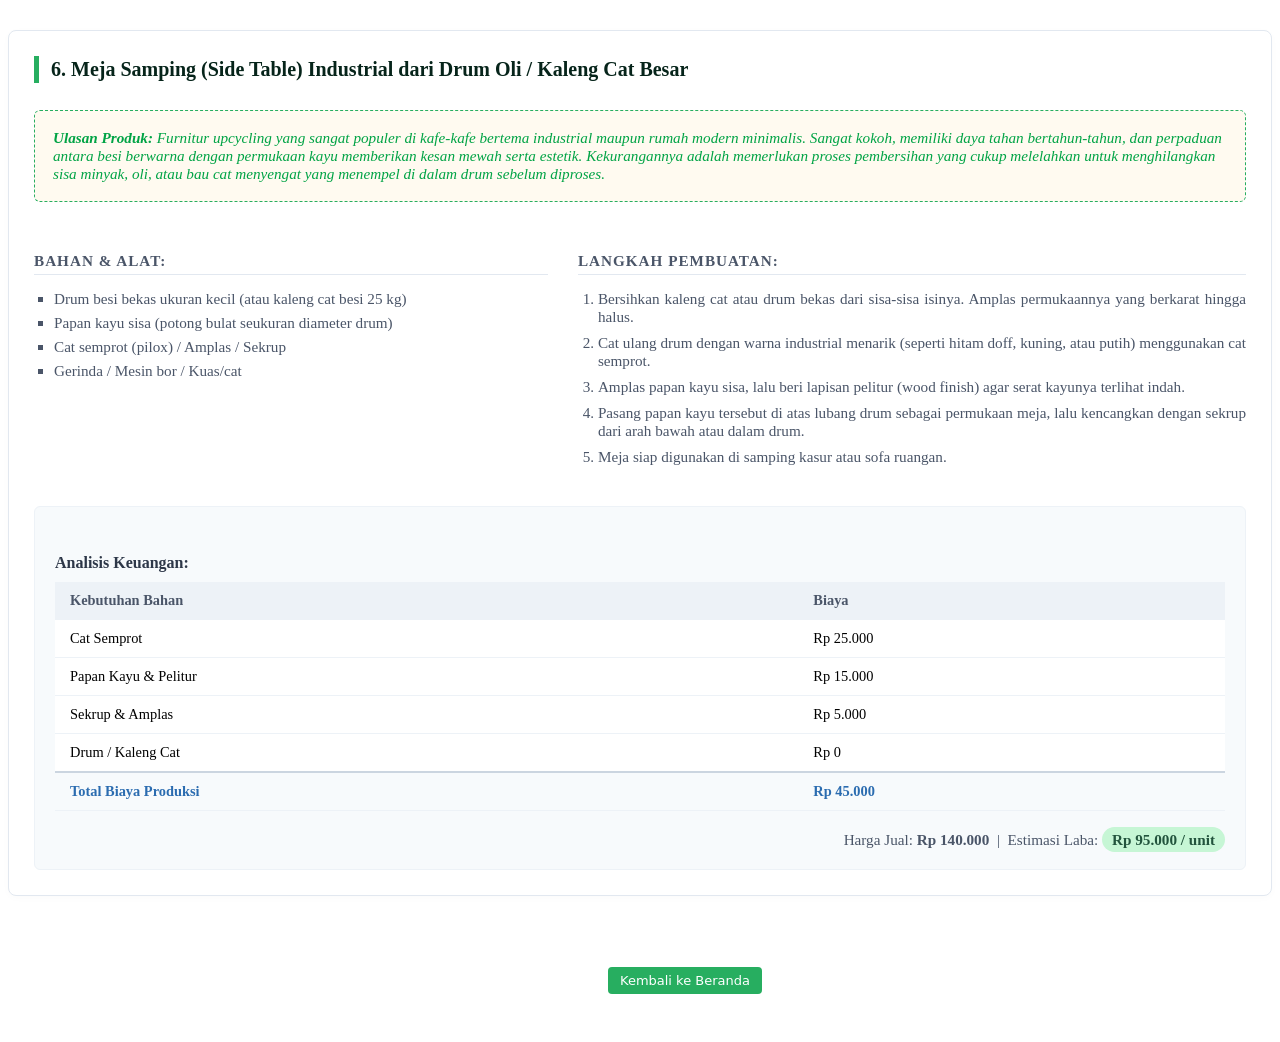
<file: 6.html>
<!DOCTYPE html>
<html lang="en">
<head>
    <meta charset="UTF-8">
    <meta name="viewport" content="width=device-width, initial-scale=1.0">
    <title>Document</title>
    <link rel="stylesheet" href="produk.css" />
</head>
<body>
    <!-- KARTU PRODUK 6 -->
            <article class="product-card">
                <h4>6. Meja Samping (Side Table) Industrial dari Drum Oli / Kaleng Cat Besar</h4>
                <p class="review"><strong>Ulasan Produk:</strong> Furnitur upcycling yang sangat populer di kafe-kafe bertema industrial maupun rumah modern minimalis. Sangat kokoh, memiliki daya tahan bertahun-tahun, dan perpaduan antara besi berwarna dengan permukaan kayu memberikan kesan mewah serta estetik. Kekurangannya adalah memerlukan proses pembersihan yang cukup melelahkan untuk menghilangkan sisa minyak, oli, atau bau cat menyengat yang menempel di dalam drum sebelum diproses.</p>
                
                <div class="grid-2col">
                    <div>
                        <h5>Bahan & Alat:</h5>
                        <ul class="item-list">
                            <li>Drum besi bekas ukuran kecil (atau kaleng cat besi 25 kg)</li>
                            <li>Papan kayu sisa (potong bulat seukuran diameter drum)</li>
                            <li>Cat semprot (pilox) / Amplas / Sekrup</li>
                            <li>Gerinda / Mesin bor / Kuas/cat</li>
                        </ul>
                    </div>
                    <div>
                        <h5>Langkah Pembuatan:</h5>
                        <ol class="step-list">
                            <li>Bersihkan kaleng cat atau drum bekas dari sisa-sisa isinya. Amplas permukaannya yang berkarat hingga halus.</li>
                            <li>Cat ulang drum dengan warna industrial menarik (seperti hitam doff, kuning, atau putih) menggunakan cat semprot.</li>
                            <li>Amplas papan kayu sisa, lalu beri lapisan pelitur (wood finish) agar serat kayunya terlihat indah.</li>
                            <li>Pasang papan kayu tersebut di atas lubang drum sebagai permukaan meja, lalu kencangkan dengan sekrup dari arah bawah atau dalam drum.</li>
                            <li>Meja siap digunakan di samping kasur atau sofa ruangan.</li>
                        </ol>
                    </div>
                </div>
                
                <div class="finance-area">
                    <h5>Analisis Keuangan:</h5>
                    <table class="finance-table">
                        <thead>
                            <tr>
                                <th>Kebutuhan Bahan</th>
                                <th>Biaya</th>
                            </tr>
                        </thead>
                        <tbody>
                            <tr><td>Cat Semprot</td><td>Rp 25.000</td></tr>
                            <tr><td>Papan Kayu & Pelitur</td><td>Rp 15.000</td></tr>
                            <tr><td>Sekrup & Amplas</td><td>Rp 5.000</td></tr>
                            <tr><td>Drum / Kaleng Cat</td><td>Rp 0</td></tr>
                            <tr class="total-row"><td>Total Biaya Produksi</td><td>Rp 45.000</td></tr>
                        </tbody>
                    </table>
                    <div class="summary-finance">
                        Harga Jual: <strong>Rp 140.000</strong> &nbsp;|&nbsp; Estimasi Laba: <span class="profit-tag">Rp 95.000 / unit</span>
                    </div>
                </div>
            </article>

            <br>
                <br>
                 <a href="ipas.html" class="btn-beranda">Kembali ke Beranda</a>
</body>
</html>
</file>
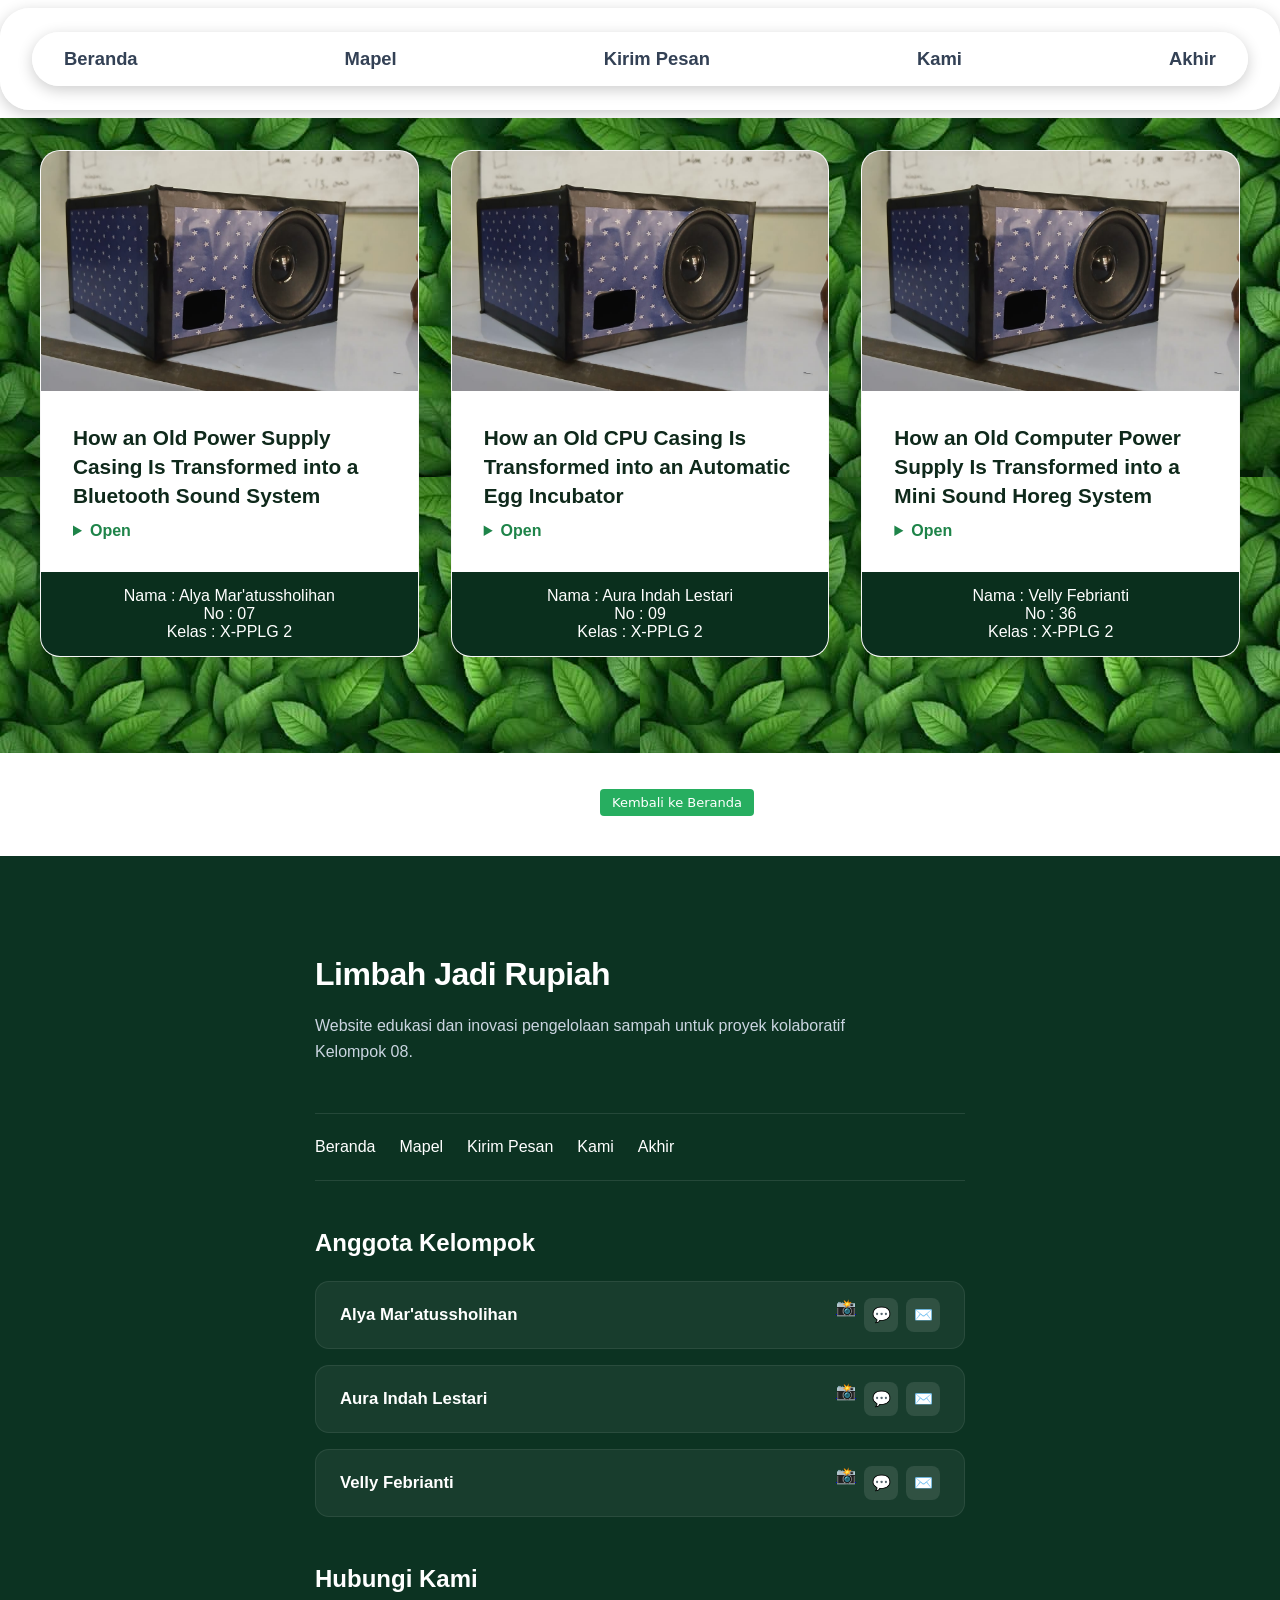
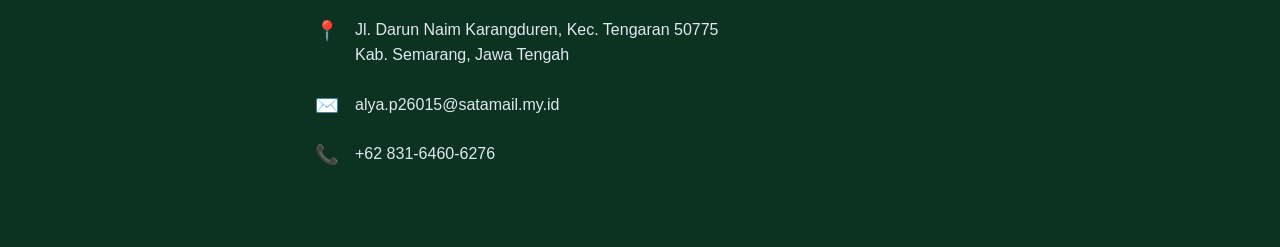
<file: inggris.html>
<!DOCTYPE html>
<html lang="en">
<head>
    <meta charset="UTF-8">
    <meta name="viewport" content="width=device-width, initial-scale=1.0">
    <title>Document</title>
    <link rel="stylesheet" href="inggris.css">
</head>
<body>
    <header class="navbar" id="beranda">     
                <!-- Daftar Link Menu -->
                <nav class="navbar">
                   <a href="index.html#beranda" class="popup-item">Beranda</a>
                    <a href="index.html#mapel" class="popup-item">Mapel </a>
                    <a href="index.html#kontak" class="popup-item">Kirim Pesan</a>
                    <a href="index.html#datadiri" class="popup-item">Kami</a>
                    <a href="index.html#akhir" class="popup-item">Akhir</a> 
                </nav>
    </header>

    <!-- Section Galeri Karya -->
    <section class="gallery-section" id="teks">
        <div class="gallery-container">
            
            <!-- Grid Layout -->
            <div class="gallery-grid">
                            
                <div class="card">
                    <div class="card-image-wrapper">
                        <img src="sound baru.jpeg" alt="sound" class="card-image">
                    </div>
                    
                    <div class="card-body">
                    <h1 class="card-item-title">
                        How an Old Power Supply Casing Is Transformed into a Bluetooth Sound System
                    </h1>
                    <details>
                    <summary class="t"><strong>Open</strong></summary>
                    <h2>Paragraph 1 - General Statement</h2>
                    <p>&emsp;Electronic waste is one of the environmental problems caused by the rapid 
                        development of technology. An old Power Supply Unit (PSU) is often discarded 
                        when its internal components are damaged or no longer needed. However, the outer 
                        metal casing of these units remains sturdy and can still be reused. One creative 
                        way to manage this waste is by transforming an old PSU casing into a trendy and 
                        useful household electronic item: a Bluetooth sound system. This transformation 
                        shows how electronic and metal waste can become a valuable and high-functioning 
                        product.
                    </p>

                    <h2>Paragraph 2 - The Transformation Process</h2>
                    <p>&emsp;The transformation begins when an unused PSU is disassembled into its 
                        individual parts. Its internal circuits and electronic components are completely 
                        removed, leaving an empty metal casing that is then cleaned thoroughly. Next, 
                        the front part of the metal casing is drilled or cut using metal shears to fit 
                        the exact size of the speakers. At this stage, the original function of the 
                        power supply enclosure changes. Instead of being used to protect computer power 
                        components, it becomes the protective frame for a new audio system.
                    </p>

                    <h2>Paragraph 3 - The Formation of a New Product</h2>
                    <p>&emsp;The cleaned casing is combined with new audio components to create a new 
                        object. Two passive speaker units (3-4 inches) and a Bluetooth amplifier module 
                        kit are carefully positioned and attached inside the frame. Through the process 
                        of wiring, the speaker lines and the 12V power adapter socket lines are securely 
                        soldered onto the amplifier module. Once all elements are firmly fixed with 
                        screws and hot glue, the PSU casing is reassembled, making sure that the 
                        Bluetooth antenna extends slightly outside the body so that the metal material 
                        does not block the signal.
                    </p>

                     <h2>Paragraph 4 - The Result and Its Impact</h2>
                    <p>&emsp;As a result, an old computer PSU casing is transformed into a unique 
                        Bluetooth sound system that has both functional and aesthetic value, showcasing 
                        a masculine and industrial design. The use of an iron casing provides a sturdy 
                        structure, where its solid weight effectively minimizes sound vibration (rattle) 
                        when playing music with heavy bass. The product can be used as a trendy 
                        household decoration while also reducing the accumulation of metal waste in 
                        landfills. Therefore, recycling computer components into audio devices is one 
                        way to support a more sustainable environment.
                    </p>

                    </div>
                    </details>
                    <footer class="footer">
              <p>
            Nama  : Alya Mar'atussholihan
            <br>
            No    : 07
            <br>
            Kelas : X-PPLG 2
        </p>  
        </div>

                <!-- Kartu 2 -->
        <div class="card">
            <div class="card-image-wrapper">
                        <img src="sound baru.jpeg" alt="sound" class="card-image">
                    </div>
                    <div class="card-body">
                        <h1 class="card-item-title">How an Old CPU Casing Is Transformed into an Automatic Egg Incubator</h1>
    <details>
        <summary class="t"><strong>Open</strong></summary>
    <h2>Paragraph 1 - General Statement</h2>
    <p>&emsp;Metal waste from legacy computer hardware often piles up and pollutes the environment 
        because it does not degrade naturally. One component that heavily contributes to this 
        accumulation is the outer iron enclosure of a computer's power unit. However, this metal 
        material possesses remarkable durability and a unique structure that makes it perfect for 
        repurposing. An innovative way to manage this waste is by transforming the computer's metal 
        casing into a wireless loudspeaker with a striking industrial aesthetic. This transformation 
        successfully turns scrap metal into a modern, highly artistic music player.</p>

    <h2>Paragraph 2 - The Transformation Process</h2>
    <p>&emsp;

        The process begins by completely emptying the iron enclosure so that no old electronic 
        components remain inside. The empty metal frame is then thoroughly cleaned to remove accumulated 
        dust and rust. Since raw computer metal casings often have sharp, dangerous edges, these corners 
        must be carefully smoothed out using a metal file or sandpaper to ensure the product is safe to 
       handle. Once the surface is safe, the front panel of the casing is drilled or cut using metal 
       shears to fit the exact outer diameter of the passive speakers.
    </p>

    <h2>Paragraph 3 - The Formation of a New Product</h2>
    <p>&emsp;During the assembly phase, modern audio components are integrated into the prepared iron 
        frame. Two passive speaker units (3-4 inches) and a Bluetooth amplifier module kit are precisely 
        positioned and mounted inside the box. The audio wiring and the 12V electrical power lines are 
        securely soldered onto the main circuit board to prevent them from snapping under heavy sound 
        vibrations. All components are then fixed with hot glue and locked tight with screws so that the 
        housing remains completely rigid and does not create any rattling noises when playing music.
    </p>

    <h2>Paragraph 4 - The Result and Its Impact</h2>
    <p>&emsp;As a result, the old scrap iron box is reborn as a rugged Bluetooth loudspeaker system 
        featuring a trendy, masculine industrial look. The final product functions flawlessly as a 
        heavy-bass music player while simultaneously serving as a unique piece of interior decor. 
        Through this recycling method, the volume of domestic metal waste can be significantly reduced. 
        Therefore, modifying old computer casings into decorative household electronics stands as a 
        smart solution for fostering an eco-friendly lifestyle. then thoroughly cleaned. To ensure 
        roper temperature stability, excess air holes on the casing are sealed using cardboard or 
       styrofoam. Since the thin metal walls of a CPU casing can easily lose heat, the entire interior 
       structure is lined with thick styrofoam or cardboard as insulation, preventing the inside 
       temperature from dropping during cold weather.
    </p>
                    </div>
                
    </details>
    <footer class="footer">
    <p>
            Nama  : Aura Indah Lestari
            <br>
            No    : 09
            <br>
            Kelas : X-PPLG 2
        </p>
    </div>
          
                

                <!-- Kartu 3 -->
                <div class="card">
                    <div class="card-image-wrapper">
                        <img src="sound baru.jpeg" alt="sound" class="card-image">
                    </div>
                    <div class="card-body">
                        <h1 class="card-item-title">How an Old Computer Power Supply Is Transformed into a Mini Sound Horeg System
                        </h1>
    <details>
        <summary class="t">
            <strong>Open</strong>
        </summary>
    <h2>Paragraph 1 - General Statement</h2>
    <p>&emsp;Electronic waste is one of the environmental problems caused by the rapid development of 
        technology.Old computer power supplies (PSU) are often discarded when they are damaged or no 
        longer needed. However, these metal boxes contain sturdy structures and useful components that 
        can still be reused. One creative way to manage this waste is by transforming an old computer 
        power supply into a mini sound horeg system. This transformation shows how electronic waste can 
        become a useful, powerful, and valuable product.
    </p>

    <h2>Paragraph 2 - The Transformation Process</h2>
    <p>&emsp;The transformation begins when an unused computer power supply is separated into individual 
        components. Its internal cables, circuit boards, and excess parts are removed to leave a clean, 
        sturdy metal casing. A custom audio amplifier module and a compact, punchy speaker driver are 
        then prepared. At this stage, the original function of the computer power supply changes. 
        Instead of regulating computer voltage, the metal casing becomes a protective and resonant 
        housing for a mini audio system.
    </p>

    <h2>Paragraph 3 - The Formation of a New Product</h2>
    <p>&emsp;The speaker driver and audio module are carefully fitted into the modified metal casing. 
        Through the process of mounting, wiring, and securing the knobs, ports, and power switch on the 
        front panel, the components form a solid and aggressive-looking mini sound system. The metallic 
        texture of the power supply gives it an industrial, heavy-duty appearance reminiscent of a 
        massive sound horeg setup. Once the wiring is properly connected and tested, the separate parts 
        become one complete functional audio product.
</p>

    <h2>Paragraph 4 - The Result and Its Impact</h2>
    <p>&emsp;As a result, an old computer power supply is transformed into a mini sound horeg system that has both functional and aesthetic value. The product can be used to play loud music with deep bass characteristics while also serving as a creative piece of room decoration. This transformation reduces the amount of electronic waste and encourages the reuse of available materials. Therefore, recycling computer components into custom sound systems is one fun way to support a more sustainable environment.</p>

                    </div>
                
    </details>
    <footer class="footer">
    <p>
            Nama  : Velly Febrianti
            <br>
            No    : 36
            <br>
            Kelas : X-PPLG 2
        </p>
    </div>
            </section>
             <br>
                <br>
                <div id="kembali">
                 <a href="index.html" class="btn-beranda">Kembali ke Beranda</a>
                </div> 
                

    
  <!-- Footer Section -->
    <footer class="site-footer" id="akhir">
        <div class="footer-container">
            
            <!-- Identitas Website -->
            <div class="footer-brand">
                <div class="footer-logo-box">
                    
                </div>
                <h3 class="footer-brand-title">Limbah Jadi Rupiah</h3>
                <p class="footer-brand-desc">
                    Website edukasi dan inovasi pengelolaan sampah untuk proyek kolaboratif Kelompok 08.
                </p>
            </div>

            <!-- Menu Navigasi Singkat -->
            <div class="footer-nav">
                <a href="index.html#beranda" class="footer-nav-link">Beranda</a>
                <a href="index.html#mapel" class="footer-nav-link">Mapel </a>
                <a href="index.html#kontak" class="footer-nav-link">Kirim Pesan</a>
                <a href="index.html#datadiri" class="footer-nav-link">Kami</a>
                <a href="index.html#akhir" class="footer-nav-link">Akhir</a> 
            </div>

            <!-- Ringkasan Anggota Kelompok -->
            <div class="footer-team">
                <h4 class="footer-section-heading">Anggota Kelompok</h4>
                <div class="footer-member-list">
                    
                    <!-- Anggota 1 -->
                    <div class="footer-member-row">
                        <span class="footer-member-name">Alya Mar'atussholihan</span>
                        <div class="footer-member-socials">
                            <a href="https://www.instagram.com/allyeeyys?rpxt=ZHNoNG5jMzJnc3Jv" class="social-icon" aria-label="Instagram">📸</a>
                            <a href="https://wa.link/683gnc" class="f-social-btn" aria-label="WhatsApp">💬</a>
                            <a href="mailto:alya.p26015@satamail.may.id" class="f-social-btn" aria-label="Email">✉️</a>
                        </div>
                    </div>

                    <!-- Anggota 2 -->
                    <div class="footer-member-row">
                        <span class="footer-member-name">Aura Indah Lestari</span>
                        <div class="footer-member-socials">
                            <a href="https://www.instagram.com/aurindhlstr_?rpxt=aTluaGZzZTNka2t0" class="social-icon" aria-label="Instagram">📸</a>
                            <a href="https://wa.link/bvyb93" class="f-social-btn" aria-label="WhatsApp">💬</a>
                            <a href="mailto:aura.p26031@satamail.may.id" class="f-social-btn" aria-label="Email">✉️</a>
                        </div>
                    </div>

                    <!-- Anggota 3 -->
                    <div class="footer-member-row">
                        <span class="footer-member-name">Velly Febrianti</span>
                        <div class="footer-member-socials">
                            <a href="https://www.instagram.com/vellzz48?xtok=bDFvdmV5bmt6cml3" class="social-icon" aria-label="Instagram">📸</a>
                            <a href="https://wa.me/62895383135930" class="f-social-btn" aria-label="WhatsApp">💬</a>
                            <a href=""mailto:velly.p26136@satamail.may.id class="f-social-btn" aria-label="Email">✉️</a>
                        </div>
                    </div>

                </div>
            </div>

            <!-- Informasi Kontak Lengkap -->
            <div class="footer-contact">
                <h4 class="footer-section-heading">Hubungi Kami</h4>
                <ul class="footer-contact-list">
                    <li class="footer-contact-item">
                        <span class="contact-icon">📍</span>
                        <p class="contact-text">Jl. Darun Naim Karangduren, Kec. Tengaran 50775<br>Kab. Semarang, Jawa Tengah</p>
                    </li>
                    <li class="footer-contact-item">
                        <span class="contact-icon">✉️</span>
                        <p class="contact-text"><a href="mailto:alya.p26015@satamail.my.id" class="contact-link">alya.p26015@satamail.my.id</a></p>
                    </li>
                    <li class="footer-contact-item">
                        <span class="contact-icon">📞</span>
                        <p class="contact-text"><a href="https://wa.link/683gnc" target="_blank" class="contact-link">+62 831-6460-6276</a></p>
                    </li>
                </ul>
            </div>

        </div>
    </footer>


</body>
</html>
</file>
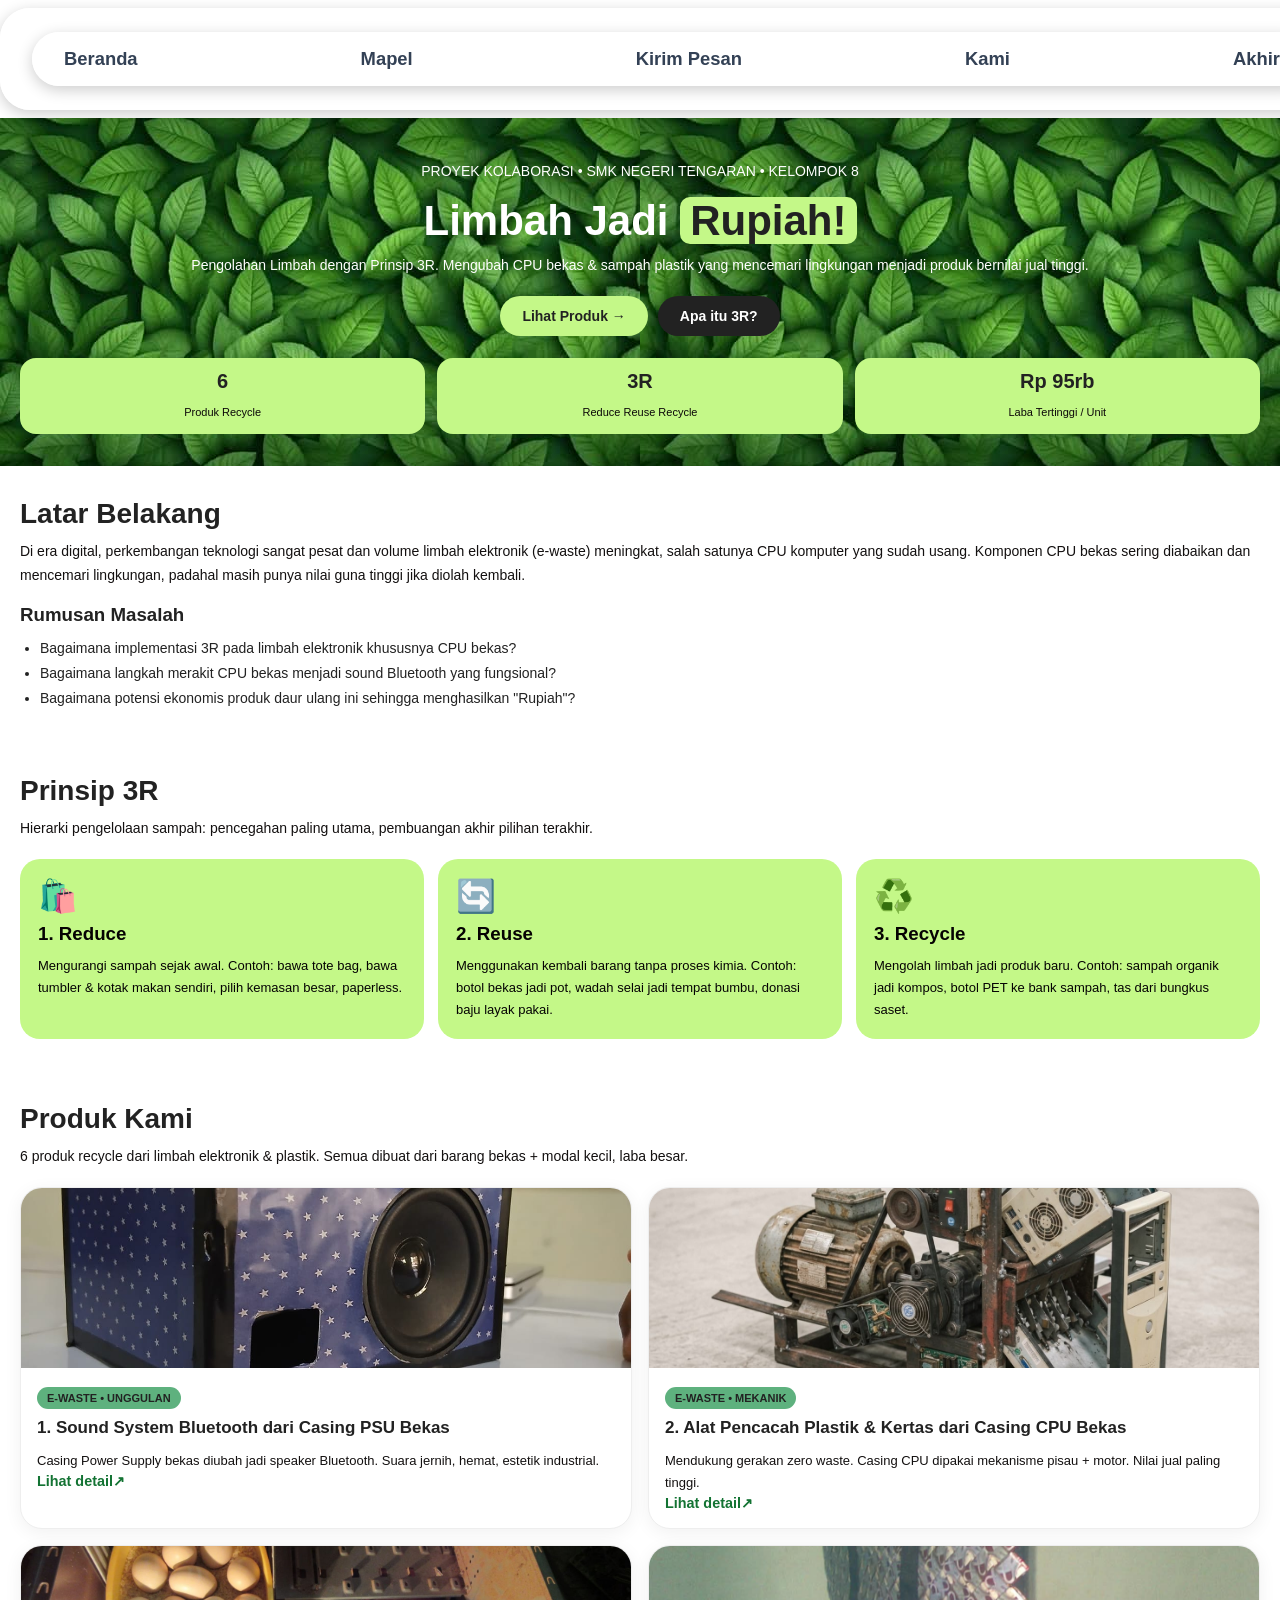
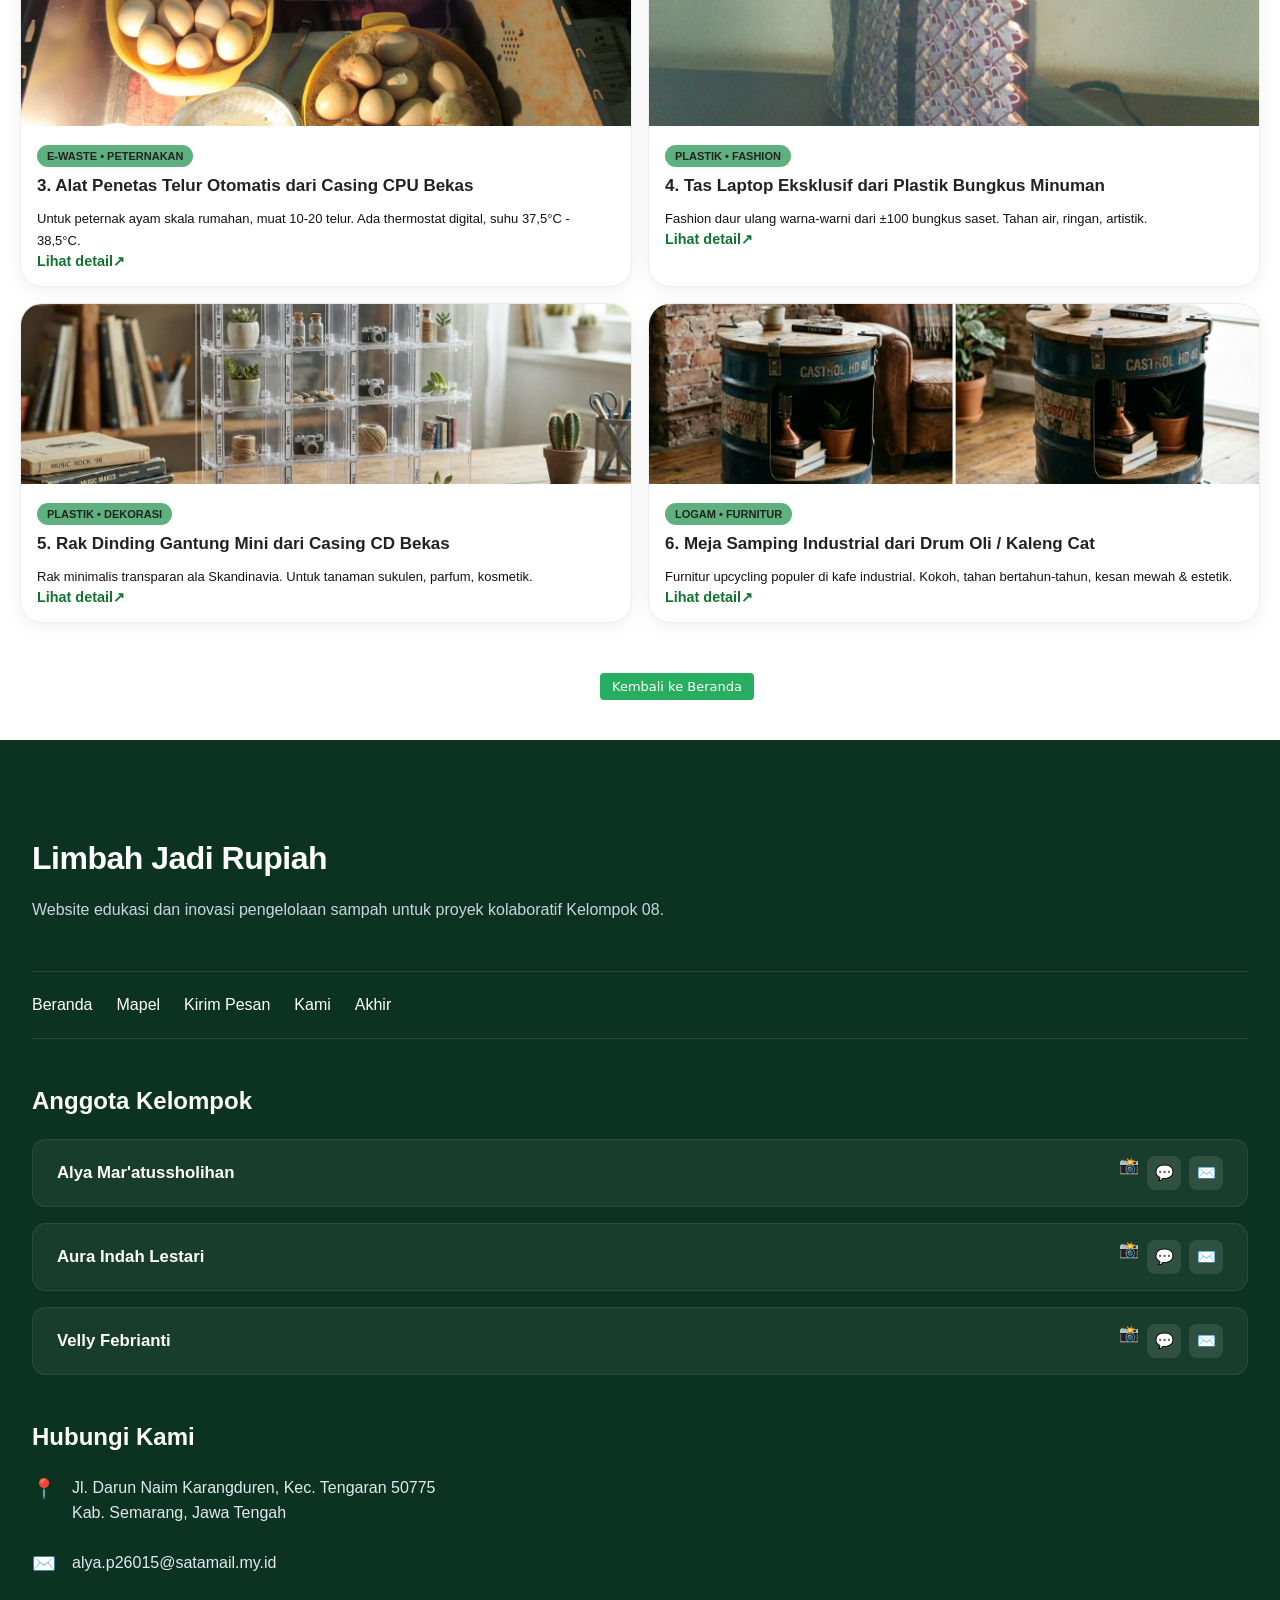
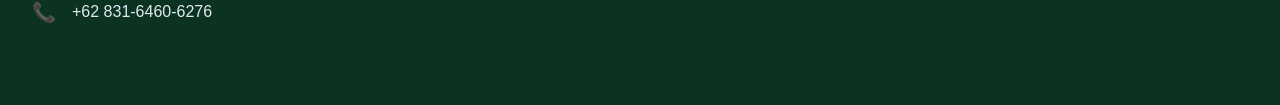
<file: ipas.html>
<!DOCTYPE html>
<html lang="id">
<head>
<meta charset="UTF-8">
<meta name="viewport" content="width=device-width, initial-scale=1.0">
<title>Limbah Jadi Rupiah - Kelompok 8</title>
<link rel="stylesheet" href="ipas.css">
</head>
<body>

<!-- TAG header : kepala website -->
<header class="navbar" id="beranda">     
                <!-- Daftar Link Menu -->
                <nav class="navbar">
                    <a href="index.html#beranda" class="popup-item">Beranda</a>
                    <a href="index.html#mapel" class="popup-item">Mapel </a>
                    <a href="index.html#kontak" class="popup-item">Kirim Pesan</a>
                    <a href="index.html#datadiri" class="popup-item">Kami</a>
                    <a href="index.html#akhir" class="popup-item">Akhir</a>
                </nav>
</header>


  <!-- TAG section : bagian Hero / Beranda -->

  <section class="hero" id="beranda">
    <!-- TAG p : paragraf kecil -->
    <p class="badge">PROYEK KOLABORASI • SMK NEGERI TENGARAN • KELOMPOK 8</p>
    <!-- TAG h1 : judul paling besar, cuma 1x di website -->
    <h1>Limbah Jadi <em>Rupiah!</em></h1>
    <!-- TAG p : paragraf penjelasan -->
    <p class="hero-desc">Pengolahan Limbah dengan Prinsip 3R. Mengubah CPU bekas & sampah plastik yang mencemari lingkungan menjadi produk bernilai jual tinggi.</p>
    <div class="hero-btn">
      <a class="btn btn-white" href="#produk">Lihat Produk →</a>
      <a class="btn btn-dark" href="#tiga-r">Apa itu 3R?</a>
    </div>
    <div class="stats">
      <div class="stat"><b>6</b><p>Produk Recycle</p></div>
      <div class="stat"><b>3R</b><p>Reduce Reuse Recycle</p></div>
      <div class="stat"><b>Rp 95rb</b><p>Laba Tertinggi / Unit</p></div>
    </div>
  </section>

  <!-- TAG section : Tentang / Latar Belakang -->
  <section id="tentang">
    <!-- TAG h2 : judul bagian -->
    <h2>Latar Belakang</h2>
    <p>Di era digital, perkembangan teknologi sangat pesat dan volume limbah elektronik (e-waste) meningkat, salah satunya CPU komputer yang sudah usang. Komponen CPU bekas sering diabaikan dan mencemari lingkungan, padahal masih punya nilai guna tinggi jika diolah kembali.</p>
    <h3>Rumusan Masalah</h3>
    <!-- TAG ul + li : list / daftar -->
    <ul>
      <li>Bagaimana implementasi 3R pada limbah elektronik khususnya CPU bekas?</li>
      <li>Bagaimana langkah merakit CPU bekas menjadi sound Bluetooth yang fungsional?</li>
      <li>Bagaimana potensi ekonomis produk daur ulang ini sehingga menghasilkan "Rupiah"?</li>
    </ul>
  </section>

  <!-- TAG section : Prinsip 3R -->
  <section id="tiga-r">
    <h2>Prinsip 3R</h2>
    <p>Hierarki pengelolaan sampah: pencegahan paling utama, pembuangan akhir pilihan terakhir.</p>
    <div class="grid3">
      <!-- TAG article : 1 kartu produk / materi -->
      <article class="card3">
        <span>🛍️</span>
        <h3>1. Reduce</h3>
        <p>Mengurangi sampah sejak awal. Contoh: bawa tote bag, bawa tumbler & kotak makan sendiri, pilih kemasan besar, paperless.</p>
      </article>
      <article class="card3">
        <span>🔄</span>
        <h3>2. Reuse</h3>
        <p>Menggunakan kembali barang tanpa proses kimia. Contoh: botol bekas jadi pot, wadah selai jadi tempat bumbu, donasi baju layak pakai.</p>
      </article>
      <article class="card3">
        <span>♻️</span>
        <h3>3. Recycle</h3>
        <p>Mengolah limbah jadi produk baru. Contoh: sampah organik jadi kompos, botol PET ke bank sampah, tas dari bungkus saset.</p>
      </article>
    </div>
  </section>

  <!-- TAG section : Produk -->
  <section id="produk">
    <h2>Produk Kami</h2>
    <p>6 produk recycle dari limbah elektronik & plastik. Semua dibuat dari barang bekas + modal kecil, laba besar.</p>

    <div class="produk-grid">
      <article class="pcard">
        <img src="sound baru.jpeg" alt="Sound System Bluetooth">
        <div class="pcard-body">
          <span class="tag">E-WASTE • UNGGULAN</span>
          <h3>1. Sound System Bluetooth dari Casing PSU Bekas</h3>
          <p>Casing Power Supply bekas diubah jadi speaker Bluetooth. Suara jernih, hemat, estetik industrial.</p>
           <div class="card-action">
            <a href="1.html" class="btn-detail">Lihat detail <span class="arrow-icon">↗</span></a>
           </div>
        </div>
      </article>

      <article class="pcard">
        <img src="pemotong.jpeg" alt="Alat Pencacah">
        <div class="pcard-body">
          <span class="tag">E-WASTE • MEKANIK</span>
          <h3>2. Alat Pencacah Plastik & Kertas dari Casing CPU Bekas</h3>
          <p>Mendukung gerakan zero waste. Casing CPU dipakai mekanisme pisau + motor. Nilai jual paling tinggi.</p>
          <div class="card-action">
            <a href="2.html" class="btn-detail">Lihat detail <span class="arrow-icon">↗</span></a>
           </div>
        </div>
      </article>

      <article class="pcard">
        <img src="telur_lusyuk.jpeg" alt="Penetas Telur">
        <div class="pcard-body">
          <span class="tag">E-WASTE • PETERNAKAN</span>
          <h3>3. Alat Penetas Telur Otomatis dari Casing CPU Bekas</h3>
          <p>Untuk peternak ayam skala rumahan, muat 10-20 telur. Ada thermostat digital, suhu 37,5°C - 38,5°C.</p>
          <div class="card-action">
            <a href="3.html" class="btn-detail">Lihat detail <span class="arrow-icon">↗</span></a>
           </div>
        </div>
      </article>

      <article class="pcard">
        <img src="TAS_IMUET.jpeg" alt="Tas Laptop">
        <div class="pcard-body">
          <span class="tag">PLASTIK • FASHION</span>
          <h3>4. Tas Laptop Eksklusif dari Plastik Bungkus Minuman</h3>
          <p>Fashion daur ulang warna-warni dari ±100 bungkus saset. Tahan air, ringan, artistik.</p>
          <div class="card-action">
            <a href="4.html" class="btn-detail">Lihat detail <span class="arrow-icon">↗</span></a>
           </div>
        </div>
      </article>

      <article class="pcard">
        <img src="rak.jpeg" alt="Rak CD">
        <div class="pcard-body">
          <span class="tag">PLASTIK • DEKORASI</span>
          <h3>5. Rak Dinding Gantung Mini dari Casing CD Bekas</h3>
          <p>Rak minimalis transparan ala Skandinavia. Untuk tanaman sukulen, parfum, kosmetik.</p>
          <div class="card-action">
            <a href="5.html" class="btn-detail">Lihat detail <span class="arrow-icon">↗</span></a>
           </div>
        </div>
      </article>

      <article class="pcard">
        <img src="meja_imuet.jpeg" alt="Meja Drum">
        <div class="pcard-body">
          <span class="tag">LOGAM • FURNITUR</span>
          <h3>6. Meja Samping Industrial dari Drum Oli / Kaleng Cat</h3>
          <p>Furnitur upcycling populer di kafe industrial. Kokoh, tahan bertahun-tahun, kesan mewah & estetik.</p>
          <div class="card-action">
            <a href="6.html" class="btn-detail">Lihat detail <span class="arrow-icon">↗</span></a>
           </div> 
        </div>
      </article>
    </div>
  </section>
   <br>
                 <a href="index.html" class="btn-beranda">Kembali ke Beranda</a>


  <!-- Footer Section -->
    <footer class="site-footer" id="akhir">
        <div class="footer-container">
            
            <!-- Identitas Website -->
            <div class="footer-brand">
                <div class="footer-logo-box">
                    
                </div>
                <h3 class="footer-brand-title">Limbah Jadi Rupiah</h3>
                <p class="footer-brand-desc">
                    Website edukasi dan inovasi pengelolaan sampah untuk proyek kolaboratif Kelompok 08.
                </p>
            </div>

            <!-- Menu Navigasi Singkat -->
            <div class="footer-nav">
                <a href="index.html#beranda" class="footer-nav-link">Beranda</a>
                <a href="index.html#mapel" class="footer-nav-link">Mapel </a>
                <a href="index.html#kontak" class="footer-nav-link">Kirim Pesan</a>
                <a href="index.html#datadiri" class="footer-nav-link">Kami</a>
                <a href="index.html#akhir" class="footer-nav-link">Akhir</a> 
            </div>

            <!-- Ringkasan Anggota Kelompok -->
            <div class="footer-team">
                <h4 class="footer-section-heading">Anggota Kelompok</h4>
                <div class="footer-member-list">
                    
                    <!-- Anggota 1 -->
                    <div class="footer-member-row">
                        <span class="footer-member-name">Alya Mar'atussholihan</span>
                        <div class="footer-member-socials">
                            <a href="https://www.instagram.com/allyeeyys?rpxt=ZHNoNG5jMzJnc3Jv" class="social-icon" aria-label="Instagram">📸</a>
                            <a href="https://wa.link/683gnc" class="f-social-btn" aria-label="WhatsApp">💬</a>
                            <a href="mailto:alya.p26015@satamail.may.id" class="f-social-btn" aria-label="Email">✉️</a>
                        </div>
                    </div>

                    <!-- Anggota 2 -->
                    <div class="footer-member-row">
                        <span class="footer-member-name">Aura Indah Lestari</span>
                        <div class="footer-member-socials">
                            <a href="https://www.instagram.com/aurindhlstr_?rpxt=aTluaGZzZTNka2t0" class="social-icon" aria-label="Instagram">📸</a>
                            <a href="https://wa.link/bvyb93" class="f-social-btn" aria-label="WhatsApp">💬</a>
                            <a href="mailto:aura.p26031@satamail.may.id" class="f-social-btn" aria-label="Email">✉️</a>
                        </div>
                    </div>

                    <!-- Anggota 3 -->
                    <div class="footer-member-row">
                        <span class="footer-member-name">Velly Febrianti</span>
                        <div class="footer-member-socials">
                            <a href="https://www.instagram.com/vellzz48?xtok=bDFvdmV5bmt6cml3" class="social-icon" aria-label="Instagram">📸</a>
                            <a href="https://wa.me/62895383135930" class="f-social-btn" aria-label="WhatsApp">💬</a>
                            <a href=""mailto:velly.p26136@satamail.may.id class="f-social-btn" aria-label="Email">✉️</a>
                        </div>
                    </div>

                </div>
            </div>

            <!-- Informasi Kontak Lengkap -->
            <div class="footer-contact">
                <h4 class="footer-section-heading">Hubungi Kami</h4>
                <ul class="footer-contact-list">
                    <li class="footer-contact-item">
                        <span class="contact-icon">📍</span>
                        <p class="contact-text">Jl. Darun Naim Karangduren, Kec. Tengaran 50775<br>Kab. Semarang, Jawa Tengah</p>
                    </li>
                    <li class="footer-contact-item">
                        <span class="contact-icon">✉️</span>
                        <p class="contact-text"><a href="mailto:alya.p26015@satamail.my.id" class="contact-link">alya.p26015@satamail.my.id</a></p>
                    </li>
                    <li class="footer-contact-item">
                        <span class="contact-icon">📞</span>
                        <p class="contact-text"><a href="https://wa.link/683gnc" target="_blank" class="contact-link">+62 831-6460-6276</a></p>
                    </li>
                </ul>
            </div>

        </div>
    </footer>


   

</body>
</html>
</file>
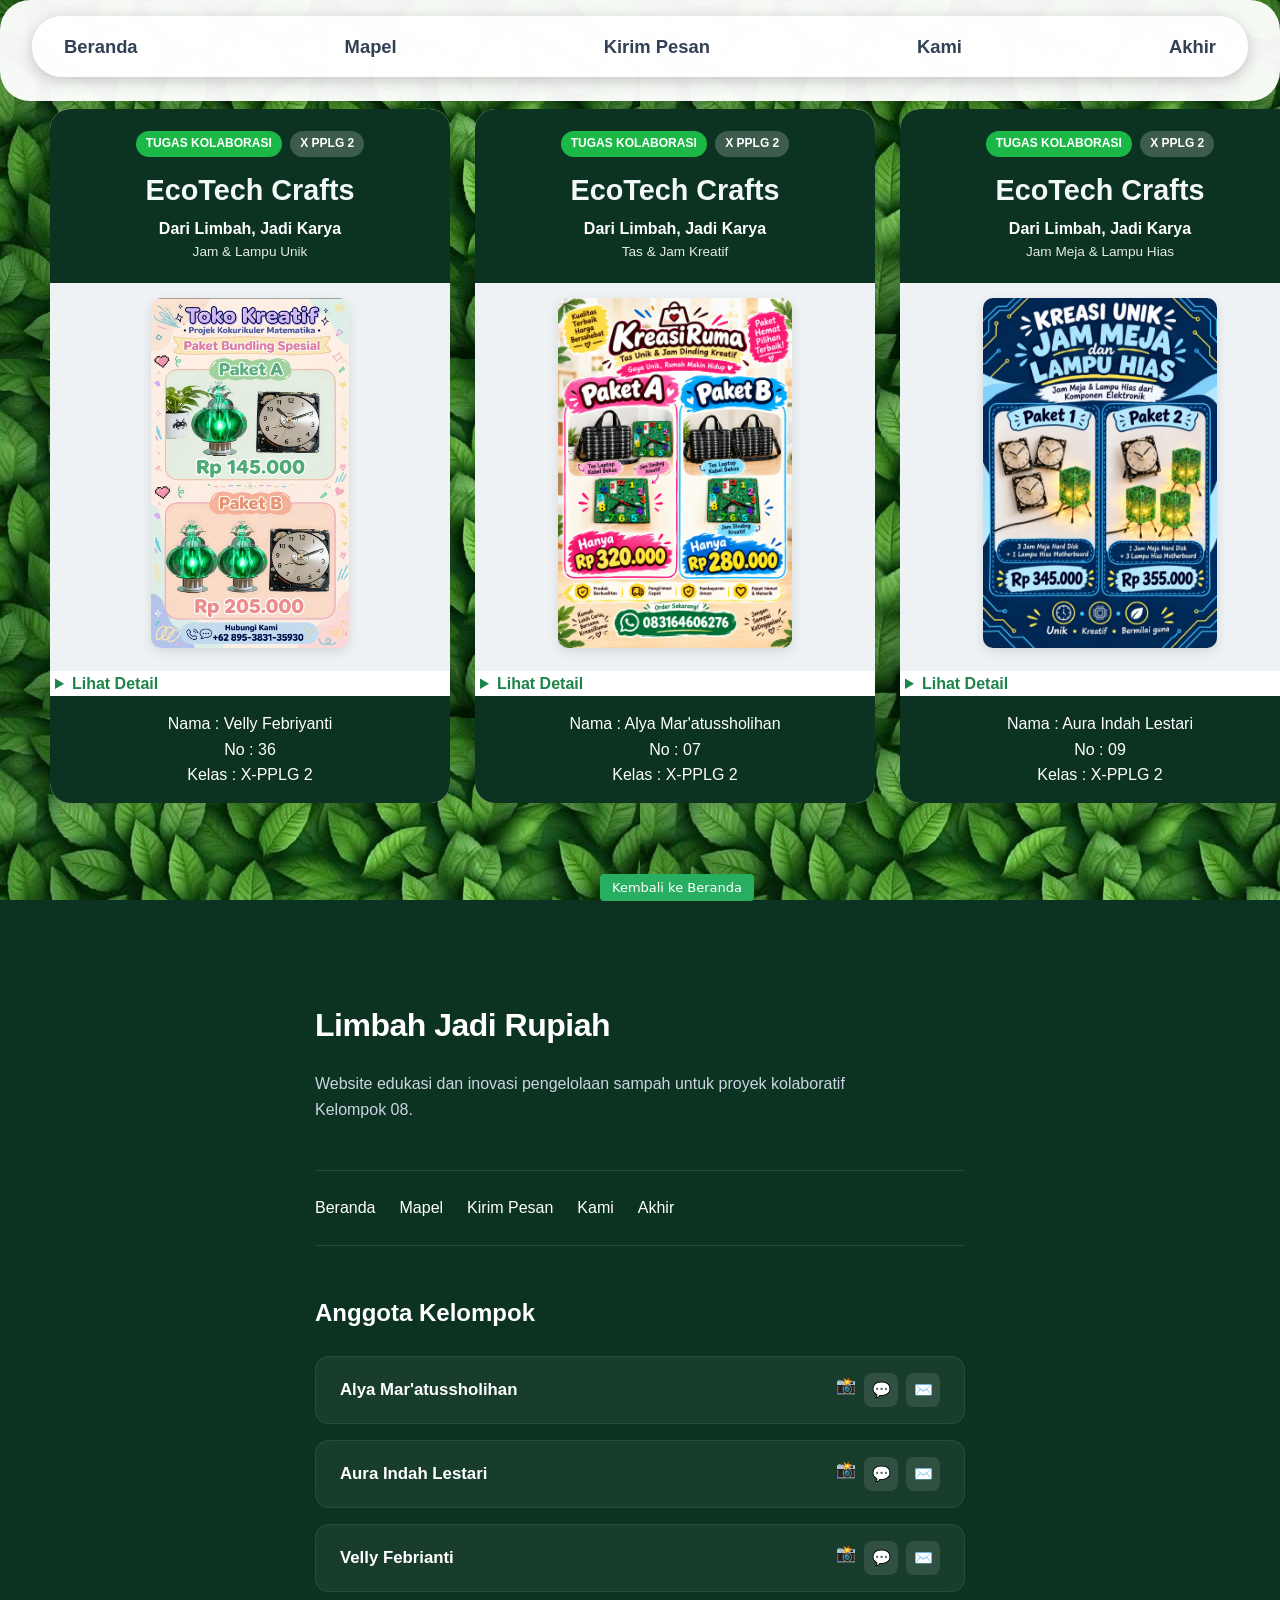
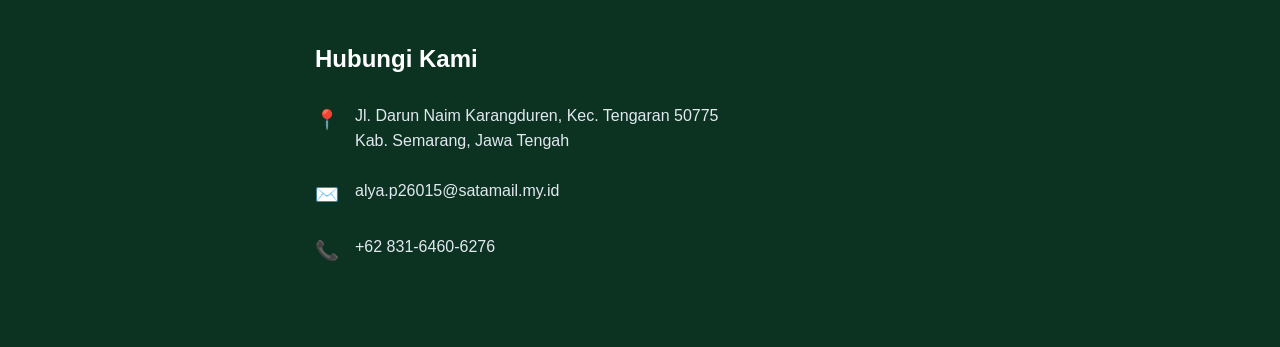
<file: mtk.html>
<!DOCTYPE html>
<html lang="id">
<head>
    <meta charset="UTF-8">
    <meta name="viewport" content="width=device-width, initial-scale=1.0">
    <title>Tugas Kolaborasi Matematika - EcoTech Crafts</title>
    <link rel="stylesheet" href="mtk.css">
</head>
<body>

    <header class="navbar" id="beranda">     
                <!-- Daftar Link Menu -->
                <nav class="navbar">
                    <a href="index.html#beranda" class="popup-item">Beranda</a>
                    <a href="index.html#mapel" class="popup-item">Mapel </a>
                    <a href="index.html#kontak" class="popup-item">Kirim Pesan</a>
                    <a href="index.html#datadiri" class="popup-item">Kami</a>
                    <a href="index.html#akhir" class="popup-item">Akhir</a>
                </nav>
    </header>
    <section>
        <!-- WRAPPER UTAMA SUPAYA SEJAJAR KE SAMPING -->
    <div class="wrapper-horizontal" >
        <!-- KARTU 1: Paket Lampu & Jam -->
        <div class="card-container" id="perhitungan">
            <header class="header">
                <div class="badge-tugas">TUGAS KOLABORASI</div>
                <div class="badge-kelas">X PPLG 2</div>
                <h1 class="brand-title">EcoTech Crafts</h1>
                <p class="tagline">Dari Limbah, Jadi Karya</p>
                <p class="sub-tagline">Jam & Lampu Unik</p>
            </header>

            <div class="image-section">
                <img src="VELLY.JPG.jpeg" alt="Flyer 1" class="poster-img">
            </div>
            <details>
                <summary class="t"><strong>Lihat Detail</strong></summary>
            <main class="content">
                <h2 class="section-title">Penyelesaian SPLDV</h2>
                <div class="info-grid">
                    <div class="info-box"><span class="box-tag">Paket A</span><p>1 Lampu + 1 Jam = <strong>Rp 145.000</strong></p></div>
                    <div class="info-box"><span class="box-tag">Paket B</span><p>2 Lampu + 1 Jam = <strong>Rp 205.000</strong></p></div>
                </div>

                <div class="variable-box">
                    <p><strong>Misal:</strong></p>
                    <ul>
                        <li><span class="var">x</span> = harga 1 Lampu</li>
                        <li><span class="var">y</span> = harga 1 Jam Harddisk</li>
                    </ul>
                    <p class="model-eq"><strong>Model:</strong> x+y=145rb | 2x+y=205rb</p>
                </div>

                <div class="step-card">
                    <h3>1. Eliminasi Variabel <span class="var">y</span></h3>
                    <div class="math-block">
                        <p>(2x + y) - (x + y) = 205.000 - 145.000</p>
                        <p class="result-line">x = 60.000</p>
                    </div>
                    <p class="highlight-text">Harga 1 Lampu = <strong>Rp 60.000</strong></p>
                </div>

                <div class="step-card">
                    <h3>2. Substitusi <span class="var">x</span></h3>
                    <div class="math-block">
                        <p>60.000 + y = 145.000</p>
                        <p class="result-line">y = 85.000</p>
                    </div>
                    <p class="highlight-text">Harga 1 Jam = <strong>Rp 85.000</strong></p>
                </div>

                <div class="step-card check-card">
                    <h3>Cek Hasil</h3>
                    <p>Paket A: 60rb + 85rb = 145rb &#9989;</p>
                    <p>Paket B: 2(60rb) + 85rb = 205rb &#9989;</p>
                </div>

                <div class="conclusion-card">
                    <h3>Kesimpulan</h3>
                    <ul>
                        <li>Lampu = <strong>Rp 60.000</strong></li>
                        <li>Jam = <strong>Rp 85.000</strong></li>
                    </ul>
                </div>
            </main>
            </details>

            <footer class="footer">
              <p>
            Nama  : Velly Febriyanti
            <br>
            No    : 36
            <br>
            Kelas : X-PPLG 2
        </p>  
            
            </footer>
        </div>
        <!-- KARTU 2: Paket Tas & Jam -->
        <div class="card-container">
            <header class="header">
                <div class="badge-tugas">TUGAS KOLABORASI</div>
                <div class="badge-kelas">X PPLG 2</div>
                <h1 class="brand-title">EcoTech Crafts</h1>
                <p class="tagline">Dari Limbah, Jadi Karya</p>
                <p class="sub-tagline">Tas & Jam Kreatif</p>
            </header>

            <div class="image-section">
                <img src="ALYA.jpeg" alt="Flyer 2" class="poster-img">
            </div>
            <details>
                <summary class="t"><strong>Lihat Detail</strong></summary>
            <main class="content">
                <h2 class="section-title">Penyelesaian SPLDV</h2>
                <div class="info-grid">
                    <div class="info-box"><span class="box-tag">Paket A</span><p>1 Tas + 2 Jam = <strong>Rp 320.000</strong></p></div>
                    <div class="info-box"><span class="box-tag">Paket B</span><p>2 Tas + 1 Jam = <strong>Rp 280.000</strong></p></div>
                </div>

                <div class="variable-box">
                    <p><strong>Misal:</strong></p>
                    <ul>
                        <li><span class="var">x</span> = harga 1 Tas Laptop</li>
                        <li><span class="var">y</span> = harga 1 Jam Dinding</li>
                    </ul>
                    <p class="model-eq"><strong>Model:</strong> x+2y=320rb | 2x+y=280rb</p>
                </div>

                <div class="step-card">
                    <h3>1. Eliminasi Variabel <span class="var">x</span></h3>
                    <div class="math-block">
                        <p>2x + 4y = 640.000 | 2x + y = 280.000</p>
                        <p class="result-line">3y = 360.000 &rarr; y = 120.000</p>
                    </div>
                    <p class="highlight-text">Harga 1 Jam = <strong>Rp 120.000</strong></p>
                </div>

                <div class="step-card">
                    <h3>2. Substitusi <span class="var">y</span></h3>
                    <div class="math-block">
                        <p>x + 2(120.000) = 320.000</p>
                        <p class="result-line">x = 80.000</p>
                    </div>
                    <p class="highlight-text">Harga 1 Tas = <strong>Rp 80.000</strong></p>
                </div>

                <div class="step-card check-card">
                    <h3>Cek Hasil</h3>
                    <p>Paket A: 80rb + 2(120rb) = 320rb &#9989;</p>
                    <p>Paket B: 2(80rb) + 120rb = 280rb &#9989;</p>
                </div>

                <div class="conclusion-card">
                    <h3>Kesimpulan</h3>
                    <ul>
                        <li>Tas = <strong>Rp 80.000</strong></li>
                        <li>Jam = <strong>Rp 120.000</strong></li>
                    </ul>
                </div>
            </main>
            </details>
            <footer class="footer">
             <p>
            Nama  : Alya Mar'atussholihan
            <br>
            No    : 07
            <br>
            Kelas : X-PPLG 2
        </p> 
               
            </footer>
    </div>
            

        <!-- KARTU 3: Paket Jam Meja & Lampu Hias -->
        <div class="card-container">
            <header class="header">
                <div class="badge-tugas">TUGAS KOLABORASI</div>
                <div class="badge-kelas">X PPLG 2</div>
                <h1 class="brand-title">EcoTech Crafts</h1>
                <p class="tagline">Dari Limbah, Jadi Karya</p>
                <p class="sub-tagline">Jam Meja & Lampu Hias</p>
            </header>

            <div class="image-section">
                <img src="AURA.jpeg" alt="Flyer 3" class="poster-img">
            </div>
            <details>
                <summary class="t"><strong>Lihat Detail</strong></summary>
            <main class="content">
                <h2 class="section-title">Penyelesaian SPLDV</h2>
                <div class="info-grid">
                    <div class="info-box"><span class="box-tag">Paket 1</span><p>3 Jam + 1 Lampu = <strong>Rp 345.000</strong></p></div>
                    <div class="info-box"><span class="box-tag">Paket 2</span><p>1 Jam + 3 Lampu = <strong>Rp 355.000</strong></p></div>
                </div>

                <div class="variable-box">
                    <p><strong>Misal:</strong></p>
                    <ul>
                        <li><span class="var">x</span> = harga 1 Jam Meja</li>
                        <li><span class="var">y</span> = harga 1 Lampu Hias</li>
                    </ul>
                    <p class="model-eq"><strong>Model:</strong> 3x+y=345rb | x+3y=355rb</p>
                </div>

                <div class="step-card">
                    <h3>1. Eliminasi Variabel <span class="var">y</span></h3>
                    <div class="math-block">
                        <p>9x + 3y = 1.035.000 | x + 3y = 355.000</p>
                        <p class="result-line">8x = 680.000 &rarr; x = 85.000</p>
                    </div>
                    <p class="highlight-text">Harga 1 Jam = <strong>Rp 85.000</strong></p>
                </div>

                <div class="step-card">
                    <h3>2. Substitusi <span class="var">x</span></h3>
                    <div class="math-block">
                        <p>3(85.000) + y = 345.000</p>
                        <p class="result-line">y = 90.000</p>
                    </div>
                    <p class="highlight-text">Harga 1 Lampu = <strong>Rp 90.000</strong></p>
                </div>

                <div class="step-card check-card">
                    <h3>Cek Hasil</h3>
                    <p>Paket 1: 3(85rb) + 90rb = 345rb &#9989;</p>
                    <p>Paket 2: 85rb + 3(90rb) = 355rb &#9989;</p>
                </div>

                <div class="conclusion-card">
                    <h3>Kesimpulan</h3>
                    <ul>
                        <li>Jam Meja = <strong>Rp 85.000</strong></li>
                        <li>Lampu Hias = <strong>Rp 90.000</strong></li>
                    </ul>
                </div>
            </main>
            </details>
            <footer class="footer">
              <p>
            Nama  : Aura Indah Lestari
            <br>
            No    : 09
            <br>
            Kelas : X-PPLG 2
        </p>  
    </div>   
            </footer>
        </div>
         <br>
                <br>
                 <a href="index.html" class="btn-beranda">Kembali ke Beranda</a>
    
        
  <!-- Footer Section -->
    <footer class="site-footer" id="akhir">
        <div class="footer-container">
            
            <!-- Identitas Website -->
            <div class="footer-brand">
                <div class="footer-logo-box">
                    
                </div>
                <h3 class="footer-brand-title">Limbah Jadi Rupiah</h3>
                <p class="footer-brand-desc">
                    Website edukasi dan inovasi pengelolaan sampah untuk proyek kolaboratif Kelompok 08.
                </p>
            </div>

            <!-- Menu Navigasi Singkat -->
            <div class="footer-nav">
                <a href="index.html#beranda" class="footer-nav-link">Beranda</a>
                <a href="index.html#mapel" class="footer-nav-link">Mapel </a>
                <a href="index.html#kontak" class="footer-nav-link">Kirim Pesan</a>
                <a href="index.html#datadiri" class="footer-nav-link">Kami</a>
                <a href="index.html#akhir" class="footer-nav-link">Akhir</a> 
            </div>

            <!-- Ringkasan Anggota Kelompok -->
            <div class="footer-team">
                <h4 class="footer-section-heading">Anggota Kelompok</h4>
                <div class="footer-member-list">
                    
                    <!-- Anggota 1 -->
                    <div class="footer-member-row">
                        <span class="footer-member-name">Alya Mar'atussholihan</span>
                        <div class="footer-member-socials">
                            <a href="https://www.instagram.com/allyeeyys?rpxt=ZHNoNG5jMzJnc3Jv" class="social-icon" aria-label="Instagram">📸</a>
                            <a href="https://wa.link/683gnc" class="f-social-btn" aria-label="WhatsApp">💬</a>
                            <a href="mailto:alya.p26015@satamail.may.id" class="f-social-btn" aria-label="Email">✉️</a>
                        </div>
                    </div>

                    <!-- Anggota 2 -->
                    <div class="footer-member-row">
                        <span class="footer-member-name">Aura Indah Lestari</span>
                        <div class="footer-member-socials">
                            <a href="https://www.instagram.com/aurindhlstr_?rpxt=aTluaGZzZTNka2t0" class="social-icon" aria-label="Instagram">📸</a>
                            <a href="https://wa.link/bvyb93" class="f-social-btn" aria-label="WhatsApp">💬</a>
                            <a href="mailto:aura.p26031@satamail.may.id" class="f-social-btn" aria-label="Email">✉️</a>
                        </div>
                    </div>

                    <!-- Anggota 3 -->
                    <div class="footer-member-row">
                        <span class="footer-member-name">Velly Febrianti</span>
                        <div class="footer-member-socials">
                            <a href="https://www.instagram.com/vellzz48?xtok=bDFvdmV5bmt6cml3" class="social-icon" aria-label="Instagram">📸</a>
                            <a href="https://wa.me/62895383135930" class="f-social-btn" aria-label="WhatsApp">💬</a>
                            <a href=""mailto:velly.p26136@satamail.may.id class="f-social-btn" aria-label="Email">✉️</a>
                        </div>
                    </div>

                </div>
            </div>

            <!-- Informasi Kontak Lengkap -->
            <div class="footer-contact">
                <h4 class="footer-section-heading">Hubungi Kami</h4>
                <ul class="footer-contact-list">
                    <li class="footer-contact-item">
                        <span class="contact-icon">📍</span>
                        <p class="contact-text">Jl. Darun Naim Karangduren, Kec. Tengaran 50775<br>Kab. Semarang, Jawa Tengah</p>
                    </li>
                    <li class="footer-contact-item">
                        <span class="contact-icon">✉️</span>
                        <p class="contact-text"><a href="mailto:alya.p26015@satamail.my.id" class="contact-link">alya.p26015@satamail.my.id</a></p>
                    </li>
                    <li class="footer-contact-item">
                        <span class="contact-icon">📞</span>
                        <p class="contact-text"><a href="https://wa.link/683gnc" target="_blank" class="contact-link">+62 831-6460-6276</a></p>
                    </li>
                </ul>
            </div>

        </div>
    </footer>


</body>
</html>
</file>
<file: style.css>
/* Reset & Global Styles  */
* {
    margin: 0;
    padding: 0;
    box-sizing: border-box;
    font-family: 'Segoe UI', Tahoma, Geneva, Verdana, sans-serif;
    
}

body {
    background-color:#15803d;
    color: #fff;
}

/*  Navbar Styles  */
.navbar {
    display: flex;
    justify-content: space-between;
    align-items: center;
    flex-wrap: wrap;
    gap: 15px;
    padding: 1rem 2rem;
    background-color: rgba(255, 255, 255, 0.95);
    color: #1a3a2a;
    border-radius: 30px;
    margin: 20px auto;
    width: 90%;
    width: 100%;
    box-shadow: 0 4px 15px rgba(0, 0, 0, 0.2);
}


/*  Overlay & Pop-up Menu Styles  */
.nav-overlay {
    position: fixed;
    top: 0;
    left: 0;
    width: 100%;
    height: 100%;
    background-color: rgba(46, 138, 58, 0.4); 
    backdrop-filter: blur(4px); 
    display: flex;
    justify-content: center;
    align-items: flex-start;
    padding: 1.5rem;
    opacity: 0;
    pointer-events: none;
    transition: opacity 0.3s ease;
}

/* Daftar Link Menu Vertikal */


.popup-item {
    text-decoration: none;
    color: #334155;
    font-size: 1.15rem;
    font-weight: 600;
    transition: color 0.2s ease, transform 0.2s ease;
    align-self: flex-start;
}

.popup-item:hover {
    color: #0d5c3a;
    transform: translateX(4px);
}

/*  Hero Section Styles */
.hero-section {
    position: relative;
    display: flex;
    align-items: center;
    justify-content: center;
    padding: 4rem 2rem;
    text-align: left;
    /* Menggunakan linear gradient sebagai pengganti ilustrasi latar belakang */
    background-image: url('background.jpg');
    background-size: cover;
    background-position: center;
    min-height: 85vh;
}

.hero-overlay {
    position: absolute;
    top: 0;
    left: 0;
    width: 100%;
    height: 100%;
    background: rgba(20, 29, 23, 0.4); 
    z-index: 1;
}

.hero-content {
    position: relative;
    z-index: 2;
    max-width: 800px;
    width: 100%;
    margin: 0 auto;
}

/* Badge */
.badge {
    display: inline-flex;
    align-items: center;
    gap: 0.5rem;
    background-color: rgba(255, 255, 255, 0.15);
    border: 1px solid rgba(255, 255, 255, 0.3);
    padding: 0.5rem 1.25rem;
    border-radius: 50px;
    font-size: 0.9rem;
    margin-bottom: 2rem;
    backdrop-filter: blur(5px);
}

/* Tipografi Hero */
.hero-title {
    font-size: 2.8rem;
    font-weight: 700;
    line-height: 1.2;
    margin-bottom: 1.5rem;
}

.highlight-text {
    color: #a3e635;
}

.hero-description {
    font-size: 1.1rem;
    line-height: 1.6;
    color: #e2e8f0;
    margin-bottom: 2.5rem;
    max-width: 650px;
}

.hero-buttons{
    display: flex;
    flex-wrap: wrap;
    gap: 1rem;
}

.btn {
    display: inline-block;
    text-decoration: none;
    padding: 0.8rem 2rem;
    border-radius: 8px;
    font-weight: 600;
    transition: all 0.3s ease;
    text-align: center;
}

.btn-primary {
    background-color: #a3e635;
    color: #121212;
}

.btn-primary:hover {
    background-color: #84cc16;
    transform: translateY(-2px);
}

.btn-secondary {
    background-color: transparent;
    color: #ffffff;
    border: 2px solid rgba(255, 255, 255, 0.6);
}

.btn-secondary:hover {
    background-color: rgba(255, 255, 255, 0.1);
    border-color: #ffffff;
    transform: translateY(-2px);
}

/* Content Section Styles */
.content-section {
    background-color: #f7f9f6; 
    color: #1a2e22;
    padding: 5rem 2rem;
}

.container {
    max-width: 800px;
    margin: 0 auto;
    display: flex;
    flex-direction: column;
    gap: 4rem;  
}

/* Blok Permasalahan Utama */
.problem-block {
    position: relative;
    padding-left: 1.5rem;
}

/* Garis aksen vertikal di sebelah kiri judul */
.problem-block::before {
    content: '';
    position: absolute;
    left: 0;
    top: 5px;
    bottom: 5px;
    width: 4px;
    background-color: #2e7d32; 
    border-radius: 2px;
}

.section-title {
    font-size: 2.2rem;
    font-weight: 700;
    color: #0f291b;
    margin-bottom: 1.5rem;
    letter-spacing: -0.5px;
}

.problem-text {
    font-size: 1.1rem;
    line-height: 1.7;
    color: #4a5d50;
}

/* Blok Analisis Penyelesaian (Card) */
.solution-card {
    background-color: #0a2f1d;
    color: #ffffff;
    padding: 2.5rem;
    border-radius: 24px;
    box-shadow: 0 10px 30px rgba(10, 47, 29, 0.15);
}

.card-badge {
    display: inline-flex;
    align-items: center;
    gap: 0.5rem;
    font-size: 0.85rem;
    font-weight: 700;
    letter-spacing: 1px;
    color: #a3e635;
    margin-bottom: 1.25rem;
}

.card-title {
    font-size: 1.8rem;
    font-weight: 700;
    margin-bottom: 1.25rem;
    line-height: 1.3;
}

.card-text {
    font-size: 1.05rem;
    line-height: 1.7;
    color: #cbd5e1;
}

/*  Gallery Section Styles  */
.gallery-section {
    background-color: #f7f9f6;
    padding: 2rem 2rem 6rem 2rem;
}

.gallery-container {
    max-width: 1200px;
    margin: 0 auto;
}

.gallery-header {
    max-width: 700px;
    margin-bottom: 3.5rem;
    margin-left: 22%;
    color: #15803d;
    text-align: center;
}


.gallery-subtitle {
    font-size: 1.15rem;
    line-height: 1.7;
    color: #556b5c;
}

/* Flexbox Grid System untuk susunan 3 atas, 1 tengah bawah */
.gallery-grid {
    display: flex;
    flex-wrap: wrap;
    gap: 2rem;
    justify-content: center; 
}

/* Ukuran kartu dasar (untuk mode 3 kolom) */
.card {
    background-color: #ffffff;
    border-radius: 20px;
    overflow: hidden;
    box-shadow: 0 4px 20px rgba(0, 0, 0, 0.05);
    flex: 1 1 calc(33.333% - 2rem); 
    min-width: 290px;
    max-width: 380px;
    display: flex;
    flex-direction: column;
    border: 1px solid rgba(0, 0, 0, 0.03);
}

/* Gambar Kartu */
.card-image-wrapper {
    width: 100%;
    height: 240px;
    background-color: #e2e8f0;
    overflow: hidden;
}

.card-image {
    width: 100%;
    height: 100%;
    object-fit: cover;
    transition: transform 0.3s ease;
}

.card:hover .card-image {
    transform: scale(1.05);
}

/* Konten Kartu */
.card-body {
    padding: 2rem;
    display: flex;
    flex-direction: column;
    flex-grow: 1;
}

/* Tags/Kategori */
.tag {
    display: inline-block;
    align-self: flex-start;
    font-size: 0.75rem;
    font-weight: 700;
    letter-spacing: 0.5px;
    padding: 0.25rem 0.75rem;
    border-radius: 4px;
    margin-bottom: 1rem;
}

.tag-blue { background-color: #e0f2fe; color: #0369a1; }
.tag-green { background-color: #dcfce7; color: #15803d; }
.tag-orange { background-color: #ffedd5; color: #c2410c; }
.tag-purple { background-color: #f3e8ff; color: #6b21a8; }

.card-item-title {
    font-size: 1.3rem;
    font-weight: 700;
    color: #0f291b;
    margin-bottom: 0.75rem;
    line-height: 1.4;
}

.card-item-text {
    font-size: 0.95rem;
    line-height: 1.6;
    color: #64748b;
    margin-bottom: 2rem;
    flex-grow: 1;
}

/* Link Aksi */
.card-link {
    text-decoration: none;
    color: #15803d;
    font-weight: 600;
    font-size: 0.95rem;
    align-self: flex-start;
    border-bottom: 2px solid transparent;
    padding-bottom: 2px;
    transition: all 0.2s ease;
}

.card-link:hover {
    color: #0f291b;
    border-color: #15803d;
}


/*  Contact Section Styles  */
.contact-section {
    background-color: #ffffff;
    padding: 5rem 2rem;
    color: #1a2e22;
}

.contact-container {
    max-width: 650px;
    margin: 0 auto;
    display: flex;
    flex-direction: column;
    gap: 2.5rem;
}

.contact-header {
    text-align: left;
}

.contact-title {
    font-size: 2.4rem;
    font-weight: 700;
    color: #0f291b;
    margin-bottom: 1rem;
    letter-spacing: -0.5px;
}

.contact-subtitle {
    font-size: 1.05rem;
    line-height: 1.6;
    color: #64748b;
}

/* Container Formulir */
.contact-form {
    background-color: #ffffff;
    border: 1px solid #e2e8f0;
    padding: 2.5rem;
    border-radius: 20px;
    box-shadow: 0 4px 20px rgba(0, 0, 0, 0.02);
    display: flex;
    flex-direction: column;
    gap: 1.5rem;
}

.form-group {
    width: 100%;
}

/* Desain Input & Textarea */
.form-input {
    width: 100%;
    padding: 1.1rem 1.5rem;
    font-size: 1rem;
    border: 1px solid #cbd5e1;
    border-radius: 14px;
    background-color: #ffffff;
    color: #1a2e22;
    outline: none;
    transition: all 0.3s ease;
}

.form-input::placeholder {
    color: #94a3b8;
}

.form-input:focus {
    border-color: #0f291b;
    box-shadow: 0 0 0 4px rgba(15, 41, 27, 0.08);
}

.textarea-input {
    resize: vertical;
    min-height: 120px;
}

/* Tombol Kirim WhatsApp */
.btn-kirim {
    width: 100%;
    padding: 1.1rem;
    background-color: #0d5c3a; /* Hijau botol khas */
    color: #ffffff;
    border: none;
    border-radius: 14px;
    font-size: 1.05rem;
    font-weight: 600;
    cursor: pointer;
    transition: all 0.3s ease;
    display: flex;
    justify-content: center;
    align-items: center;
    gap: 0.5rem;
}

.btn-kirim:hover {
    background-color: #0a472d;
    transform: translateY(-1px);
    box-shadow: 0 4px 12px rgba(13, 92, 58, 0.2);
}

/* Info Box Alamat di bagian bawah */
.info-card {
    background-color: #f4f6f4; 
    border-radius: 20px;
    padding: 2rem;
    border: 1px solid rgba(0, 0, 0, 0.02);
}

.info-title {
    font-size: 1.6rem;
    font-weight: 700;
    color: #0f291b;
    margin-bottom: 1rem;
}

.info-item {
    font-size: 1rem;
    line-height: 1.6;
    color: #334155;
}

.info-item strong {
    color: #0f291b;
    display: block;
    margin-bottom: 0.25rem;
}

/*  Team Section Styles */
.team-section {
    background-color: #f7f9f6;
    padding: 5rem 2rem;
}

.team-container {
    max-width: 650px;
    margin: 0 auto;
}

.team-section-title {
    font-size: 2.4rem;
    font-weight: 700;
    color: #0f291b;
    margin-bottom: 2.5rem;
    letter-spacing: -0.5px;
}

/* List wrapper untuk susunan kartu vertikal */
.team-list {
    display: flex;
    flex-direction: column;
    gap: 1.5rem;
}

/* Kartu Anggota */
.member-card {
    background-color: #ffffff;
    border-radius: 20px;
    padding: 1.5rem 2rem;
    display: flex;
    justify-content: space-between;
    align-items: center;
    box-shadow: 0 4px 15px rgba(0, 0, 0, 0.02);
    border: 1px solid rgba(0, 0, 0, 0.01);
}

/* Bagian Kiri: Foto + Teks Info */
.member-info {
    display: flex;
    align-items: center;
    gap: 1.5rem;
}

.avatar-wrapper {
    width: 70px;
    height: 70px;
    border-radius: 50%;
    overflow: hidden;
    background-color: #e2e8f0;
    border: 2px solid #e2e8f0;
    flex-shrink: 0;
}

.member-avatar {
    width: 100%;
    height: 100%;
    object-fit: cover;
}

.member-detail {
    display: flex;
    flex-direction: column;
    gap: 0.25rem;
}

.member-name {
    font-size: 1.25rem;
    font-weight: 700;
    color: #0f291b;
}

.member-class {
    font-size: 0.95rem;
    color: #64748b;
}

/* Bagian Kanan: Ikon Tombol Sosial Media */
.member-socials {
    display: flex;
    gap: 0.75rem;
}

.social-icon {
    text-decoration: none;
    font-size: 1.1rem;
    width: 38px;
    height: 38px;
    background-color: #f1f5f9;
    border-radius: 10px;
    display: flex;
    justify-content: center;
    align-items: center;
    transition: all 0.2s ease;
    border: 1px solid #e2e8f0;
}

.social-icon:hover {
    background-color: #0d5c3a; 
    transform: translateY(-2px);
    box-shadow: 0 4px 8px rgba(13, 92, 58, 0.15);
}

/*  Footer Section Styles  */
.site-footer {
    background-color: #0c3322;
    color: #ffffff;
    padding: 5rem 2rem;
}

.footer-container {
    max-width: 650px; 
    margin: 0 auto;
    display: flex;
    flex-direction: column;
    gap: 3rem;
}

/* Bagian Brand & Deskripsi */
.footer-brand {
    display: flex;
    flex-direction: column;
    gap: 1.25rem;
}


.footer-brand-title {
    font-size: 2rem;
    font-weight: 700;
    letter-spacing: -0.5px;
}

.footer-brand-desc {
    font-size: 1rem;
    line-height: 1.6;
    color: #cbd5e1;
    max-width: 550px;
}

/* Navigasi Horizontal Singkat */
.footer-nav {
    display: flex;
    flex-wrap: wrap;
    gap: 1.5rem;
    border-top: 1px solid rgba(255, 255, 255, 0.1);
    border-bottom: 1px solid rgba(255, 255, 255, 0.1);
    padding: 1.5rem 0;
}

.footer-nav-link {
    color: #ffffff;
    text-decoration: none;
    font-size: 1rem;
    font-weight: 500;
    transition: color 0.2s ease;
}

.footer-nav-link:hover {
    color: #a3e635; 
}

/* Sub-Heading Bagian */
.footer-section-heading {
    font-size: 1.5rem;
    font-weight: 700;
    margin-bottom: 1.5rem;
}

/* Daftar Anggota Baris Gelap */
.footer-member-list {
    display: flex;
    flex-direction: column;
    gap: 1rem;
}

.footer-member-row {
    background-color: rgba(255, 255, 255, 0.05); 
    border: 1px solid rgba(255, 255, 255, 0.08);
    border-radius: 14px;
    padding: 1rem 1.5rem;
    display: flex;
    justify-content: space-between;
    align-items: center;
}

.footer-member-name {
    font-size: 1.05rem;
    font-weight: 600;
}

.footer-member-socials {
    display: flex;
    gap: 0.5rem;
}

.f-social-btn {
    text-decoration: none;
    width: 34px;
    height: 34px;
    background-color: rgba(255, 255, 255, 0.1);
    border-radius: 8px;
    display: flex;
    justify-content: center;
    align-items: center;
    font-size: 0.95rem;
    transition: all 0.2s ease;
}

.f-social-btn:hover {
    background-color: #a3e635;
    transform: translateY(-1px);
}

/* Informasi Detail Kontak */
.footer-contact-list {
    list-style: none;
    display: flex;
    flex-direction: column;
    gap: 1.5rem;
}

.footer-contact-item {
    display: flex;
    align-items: flex-start;
    gap: 1rem;
}

.contact-icon {
    font-size: 1.2rem;
    flex-shrink: 0;
    margin-top: 2px;
}

.contact-text {
    font-size: 1rem;
    line-height: 1.6;
    color: #e2e8f0;
}

.contact-link {
    color: #e2e8f0;
    text-decoration: none;
    border-bottom: 1px solid transparent;
    transition: all 0.2s ease;
}

.contact-link:hover {
    color: #a3e635;
    border-color: #a3e635;
}

/* Responsif Media Queries */
@media (max-width: 600px) {
    .site-footer {
        padding: 4rem 1.5rem;
    }
    
    .footer-member-row {
        flex-direction: column;
        align-items: flex-start;
        gap: 1rem;
    }
    
    .footer-member-socials {
        width: 100%;
        justify-content: flex-end;
    }

    .footer-brand-title {
        font-size: 1.7rem;
    }
}

/* Responsif Media Queries  */
@media (max-width: 600px) {
    .member-card {
        flex-direction: column;
        align-items: flex-start;
        gap: 1.5rem;
        padding: 1.5rem;
    }

    .member-socials {
        width: 100%;
        justify-content: flex-start;
        border-top: 1px solid #f1f5f9;
        padding-top: 1rem;
    }
    
    .team-section-title {
        font-size: 2rem;
        margin-bottom: 2rem;
    }
}

/* Responsif Media Queries */
@media (max-width: 768px) {
    .contact-section {
        padding: 3.5rem 1.5rem;
    }
    
    .contact-form {
        padding: 1.5rem;
    }

    .contact-title {
        font-size: 2rem;
    }
}

/* Responsif Media Queries  */
@media (max-width: 992px) {
    /* Menjadi 2 kolom pada tablet */
    .card {
        flex: 1 1 calc(50% - 2rem);
        max-width: 450px;
    }
}

@media (max-width: 768px) {
    /* Menjadi 1 kolom penuh pada mobile hp */
    .card {
        flex: 1 1 100%;
        max-width: 100%;
    }
    .gallery-section {
        padding: 1rem 1.5rem 4rem 1.5rem;
    }
}

/* Responsif Tambahan  */
@media (max-width: 768px) {
    .content-section {
        padding: 3.5rem 1.5rem;
    }
    
    .container {
        gap: 3rem;
    }

    .section-title {
        font-size: 1.8rem;
    }

    .card-title {
        font-size: 1.5rem;
    }

    .solution-card {
        padding: 2rem 1.5rem;
    }
}

/*  Responsif (Media Queries)  */
@media (max-width: 768px) {
    .hero-title {
        font-size: 2.2rem;
    }
    
    .hero-description {
        font-size: 1rem;
    }

    .hero-buttons {
        flex-direction: column;
    }

    .btn {
        width: 100%;
    }
}
</file>
<file: produk.css>
.product-card {
    background: #ffffff;
    border: 1px solid #e2e8f0;
    border-radius: 8px;
    padding: 25px;
    margin-top: 30px;
    margin-bottom: 35px;
    box-shadow: 0 2px 8px rgba(0, 0, 0, 0.02);
}

.product-card h4 {
    margin-top: 0;
    color: #06241a;
    font-size: 1.25rem;
    border-left: 5px solid #27ae60;
    padding-left: 12px;
    padding-top: 2px;
    padding-bottom: 2px;
}

/* Kotak Ulasan/Review Keunggulan Produk */
.product-card .review {
    background: #fffaf0;
    padding: 18px;
    border-radius: 6px;
    font-style: italic;
    font-size: 0.95rem;
    margin-top: 15px;
    margin-bottom: 25px;
    border: 1px dashed #27ae60;
    color: #01a345;
}

/* Layout Grid Dua Kolom (Alat vs Langkah) */
.grid-2col {
    display: grid;
    grid-template-columns: 1fr 1.3fr;
    gap: 30px;
    margin-bottom: 25px;
}

.grid-2col h5 {
    color: #4a5568;
    font-size: 0.95rem;
    margin-bottom: 12px;
    text-transform: uppercase;
    letter-spacing: 1px;
    border-bottom: 1px solid #e2e8f0;
    padding-bottom: 4px;
}

/* List Alat dan Bahan */
.item-list {
    list-style-type: square;
    padding-left: 20px;
    font-size: 0.95rem;
    color: #4a5568;
}

.item-list li {
    margin-bottom: 6px;
}

/* List Langkah Kerja Pembuatan */
.step-list {
    padding-left: 20px;
    font-size: 0.95rem;
    color: #4a5568;
}

.step-list li {
    margin-bottom: 8px;
    text-align: justify;
}

.finance-area {
    background: #f7fafc;
    border: 1px solid #edf2f7;
    border-radius: 6px;
    padding: 20px;
    margin-top: 20px;
}

.finance-area h5 {
    color: #2d3748;
    margin-bottom: 10px;
    font-size: 1rem;
}

/* Desain Tabel Keuangan Minimalis */
.finance-table {
    width: 100%;
    border-collapse: collapse;
    margin-bottom: 15px;
    background: #ffffff;
}

.finance-table th, .finance-table td {
    padding: 10px 15px;
    text-align: left;
    font-size: 0.9rem;
    border-bottom: 1px solid #edf2f7;
}

.finance-table th {
    background-color: #edf2f7;
    color: #4a5568;
    font-weight: 600;
}

.finance-table .total-row td {
    font-weight: bold;
    background-color: #f7fafc;
    border-top: 2px solid #cbd5e0;
    color: #2b6cb0;
}

/* Ringkasan Laba Bersih */
.summary-finance {
    text-align: right;
    font-size: 0.95rem;
    color: #4a5568;
    padding-top: 5px;
}

.profit-tag {
    background-color: #c6f6d5;
    color: #22543d;
    padding: 4px 10px;
    border-radius: 20px;
    font-weight: bold;
}

/* Footer Halaman Bawah */
.main-footer {
    text-align: center;
    color: #a0aec0;
    font-size: 0.85rem;
    margin-top: 50px;
}


.btn-beranda {
  display: inline-block;
  padding: 6px 12px;
  background-color: #27ae60;
  color: #ffffff;
  text-decoration: none;
  border-radius: 4px;
  font-family: system-ui, -apple-system, sans-serif;
  font-size: 13px;
  font-weight: 500;
  transition: background-color 0.2s ease;
  margin-bottom: 40px;
  margin-left: 600px;
}

.btn-beranda:hover {
  background-color: #1e8449;
}
</file>
<file: inggris.css>
* {
    margin: 0;
    padding: 0;
    box-sizing: border-box;
   font-family: 'Segoe UI', Tahoma, Geneva, Verdana, sans-serif;
}



.content-section {
    background-color: #1c4706; 
    color: #1a2e22;
    padding: 5rem 2rem;
}

.container {
    max-width: 800px;
    margin: 0 auto;
    display: flex;
    flex-direction: column;
    gap: 4rem; 
}

.navbar {
    display: flex;
    justify-content: space-between;
    align-items: center;
    padding: 1rem 2rem;
    background-color: rgba(255, 255, 255, 0.95);
    color: #1a3a2a;
    border-radius: 30px;
    margin: 8px auto;
    width: 90%;
    width: 100%;
    box-shadow: 0 4px 15px rgba(0, 0, 0, 0.2);
}

.popup-item {
    text-decoration: none;
    color: #334155;
    font-size: 1.15rem;
    font-weight: 600;
    transition: color 0.2s ease, transform 0.2s ease;
    align-self: flex-start;
}

.popup-item:hover {
    color: #0d5c3a;
    transform: translateX(4px);
}

/* Blok Permasalahan Utama */
.problem-block {
    position: relative;
    padding-left: 1.5rem;
}

/* Garis aksen vertikal di sebelah kiri judul */
.problem-block::before {
    content: '';
    position: absolute;
    left: 0;
    top: 5px;
    bottom: 5px;
    width: 4px;
    background-color: #2e7d32; 
    border-radius: 2px;
}

.section-title {
    font-size: 2.2rem;
    font-weight: 700;
    color: #0f291b;
    margin-bottom: 1.5rem;
    letter-spacing: -0.5px;
}

.problem-text {
    font-size: 1.1rem;
    line-height: 1.7;
    color: #4a5d50;
}

/* Blok Analisis Penyelesaian (Card) */
.solution-card {
    background-color: #0a2f1d; 
    color: #ffffff;
    padding: 2.5rem;
    border-radius: 24px;
    box-shadow: 0 10px 30px rgba(10, 47, 29, 0.15);
}

.card-badge {
    display: inline-flex;
    align-items: center;
    gap: 0.5rem;
    font-size: 0.85rem;
    font-weight: 700;
    letter-spacing: 1px;
    color: #a3e635; 
    margin-bottom: 1.25rem;
}

.card-title {
    font-size: 1.8rem;
    font-weight: 700;
    margin-bottom: 1.25rem;
    line-height: 1.3;
}

.card-text {
    font-size: 1.05rem;
    line-height: 1.7;
    color: #80e499;
}

/* --- Gallery Section Styles --- */
.gallery-section {
    background-image: url(background.jpg); 
    padding: 2rem 2rem 6rem 2rem;
}

.gallery-container {
    max-width: 1200px;
    margin: 0 auto;
}

.gallery-header {
    max-width: 700px;
    margin-bottom: 3.5rem;
}

.gallery-subtitle {
    font-size: 1.15rem;
    line-height: 1.7;
    color: #556b5c;
}

/* Flexbox Grid System untuk susunan 3 atas, 1 tengah bawah */
.gallery-grid {
    display: flex;
    flex-wrap: wrap;
    gap: 2rem;
    justify-content: center; 
}

/* Ukuran kartu dasar (untuk mode 3 kolom) */
.card {
    height: fit-content;
    background-color: #ffffff;
    border-radius: 20px;
    overflow: hidden;
    box-shadow: 0 4px 20px rgba(0, 0, 0, 0.05);
    flex: 1 1 calc(33.333% - 2rem); 
    min-width: 290px;
    max-width: 380px;
    display: flex;
    flex-direction: column;
    border: 1px solid rgba(0, 0, 0, 0.03);
}

/* Gambar Kartu */
.card-image-wrapper {
    width: 100%;
    height: 240px;
    background-color: #e2e8f0;
    overflow: hidden;
}

.card-image {
    width: 100%;
    height: 100%;
    object-fit: cover;
    transition: transform 0.3s ease;
}

.card:hover .card-image {
    transform: scale(1.05);
}

/* Konten Kartu */
.card-body {
    padding: 2rem;
    display: flex;
    flex-direction: column;
    flex-grow: 1;
}

/* Tags/Kategori */
.tag {
    display: inline-block;
    align-self: flex-start;
    font-size: 0.75rem;
    font-weight: 700;
    letter-spacing: 0.5px;
    padding: 0.25rem 0.75rem;
    border-radius: 4px;
    margin-bottom: 1rem;
}

.tag-blue { background-color: #e0f2fe; color: #0369a1; }
.tag-green { background-color: #dcfce7; color: #15803d; }
.tag-orange { background-color: #ffedd5; color: #c2410c; }
.tag-purple { background-color: #f3e8ff; color: #6b21a8; }

.card-item-title {
    font-size: 1.3rem;
    font-weight: 700;
    color: #0f291b;
    margin-bottom: 0.75rem;
    line-height: 1.4;
}

.card-item-text {
    font-size: 0.95rem;
    line-height: 1.6;
    color: #64748b;
    margin-bottom: 2rem;
    flex-grow: 1;
}

.t{
    color: #1e8449;
}



/* Link Aksi */
.card-link {
    text-decoration: none;
    color: #15803d;
    font-weight: 600;
    font-size: 0.95rem;
    align-self: flex-start;
    border-bottom: 2px solid transparent;
    padding-bottom: 2px;
    transition: all 0.2s ease;
}

.card-link:hover {
    color: #0f291b;
    border-color: #15803d;
}

.btn-beranda {
  display: inline-block;
  padding: 6px 12px;
  background-color: #27ae60;
  color: #ffffff;
  text-decoration: none;
  border-radius: 4px;
  font-family: system-ui, -apple-system, sans-serif;
  font-size: 13px;
  font-weight: 500;
  transition: background-color 0.2s ease;
  margin-top: 0px;
  margin-bottom: 40px;
  margin-left: 600px;
}

.btn-beranda:hover {
  background-color: #1e8449;
}

/* FOOTER */
.footer {
    background-color: #0a2f1d;
    color: #ffffff;
    padding: 15px;
    text-align: center;
}
.feature-tags { display: flex; 
    justify-content: center; 
    gap: 8px; 
    flex-wrap: wrap; 
    font-size: 0.72rem; 
    margin-bottom: 10px; 
}

.feature-tags span { 
    background-color: #1f2937; 
    padding: 3px 8px; 
    border-radius: 12px; 
}

.order-btn {
    display: inline-flex;
    flex-direction: column;
    align-items: center;
    background-color: #0c3322;
    color: #ffffff;
    padding: 6px 15px;
    border-radius: 30px;
    font-weight: 700;
    font-size: 0.8rem;
}
.wa-num { font-size: 0.8rem; font-weight: 500; }

.site-footer {
    background-color: #0c3322; 
    color: #ffffff;
    padding: 5rem 2rem;
}

.footer-container {
    max-width: 650px; 
    margin: 0 auto;
    display: flex;
    flex-direction: column;
    gap: 3rem;
}

/* Bagian Brand & Deskripsi */
.footer-brand {
    display: flex;
    flex-direction: column;
    gap: 1.25rem;
}


.footer-brand-title {
    font-size: 2rem;
    font-weight: 700;
    letter-spacing: -0.5px;
}

.footer-brand-desc {
    font-size: 1rem;
    line-height: 1.6;
    color: #cbd5e1;
    max-width: 550px;
}

/* Navigasi Horizontal Singkat */
.footer-nav {
    display: flex;
    flex-wrap: wrap;
    gap: 1.5rem;
    border-top: 1px solid rgba(255, 255, 255, 0.1);
    border-bottom: 1px solid rgba(255, 255, 255, 0.1);
    padding: 1.5rem 0;
}

.footer-nav-link {
    color: #ffffff;
    text-decoration: none;
    font-size: 1rem;
    font-weight: 500;
    transition: color 0.2s ease;
}

.footer-nav-link:hover {
    color: #a3e635; /* Menggunakan highlight warna hijau terang */
}

/* Sub-Heading Bagian */
.footer-section-heading {
    font-size: 1.5rem;
    font-weight: 700;
    margin-bottom: 1.5rem;
}

/* Daftar Anggota Baris Gelap */
.footer-member-list {
    display: flex;
    flex-direction: column;
    gap: 1rem;
}

.footer-member-row {
    background-color: rgba(255, 255, 255, 0.05); /* Latar kotak transparan tipis */
    border: 1px solid rgba(255, 255, 255, 0.08);
    border-radius: 14px;
    padding: 1rem 1.5rem;
    display: flex;
    justify-content: space-between;
    align-items: center;
}

.footer-member-name {
    font-size: 1.05rem;
    font-weight: 600;
}

.footer-member-socials {
    display: flex;
    gap: 0.5rem;
}

.f-social-btn {
    text-decoration: none;
    width: 34px;
    height: 34px;
    background-color: rgba(255, 255, 255, 0.1);
    border-radius: 8px;
    display: flex;
    justify-content: center;
    align-items: center;
    font-size: 0.95rem;
    transition: all 0.2s ease;
}

.f-social-btn:hover {
    background-color: #a3e635;
    transform: translateY(-1px);
}

/* Informasi Detail Kontak */
.footer-contact-list {
    list-style: none;
    display: flex;
    flex-direction: column;
    gap: 1.5rem;
}

.footer-contact-item {
    display: flex;
    align-items: flex-start;
    gap: 1rem;
}

.contact-icon {
    font-size: 1.2rem;
    flex-shrink: 0;
    margin-top: 2px;
}

.contact-text {
    font-size: 1rem;
    line-height: 1.6;
    color: #e2e8f0;
}

.contact-link {
    color: #e2e8f0;
    text-decoration: none;
    border-bottom: 1px solid transparent;
    transition: all 0.2s ease;
}

.contact-link:hover {
    color: #a3e635;
    border-color: #a3e635;
}

/* Responsif Media Queries  */
@media (max-width: 600px) {
    .site-footer {
        padding: 4rem 1.5rem;
    }
    
    .footer-member-row {
        flex-direction: column;
        align-items: flex-start;
        gap: 1rem;
    }
    
    .footer-member-socials {
        width: 100%;
        justify-content: flex-end;
    }

    .footer-brand-title {
        font-size: 1.7rem;
    }
}

/*  Responsif Media Queries  */
@media (max-width: 600px) {
    .member-card {
        flex-direction: column;
        align-items: flex-start;
        gap: 1.5rem;
        padding: 1.5rem;
    }

    .member-socials {
        width: 100%;
        justify-content: flex-start;
        border-top: 1px solid #f1f5f9;
        padding-top: 1rem;
    }
    
    .team-section-title {
        font-size: 2rem;
        margin-bottom: 2rem;
    }
}

/*  Responsif Media Queries  */
@media (max-width: 768px) {
    .contact-section {
        padding: 3.5rem 1.5rem;
    }
    
    .contact-form {
        padding: 1.5rem;
    }

    .contact-title {
        font-size: 2rem;
    }
}

/*  Responsif Media Queries  */
@media (max-width: 992px) {
    /* Menjadi 2 kolom pada tablet */
    .card {
        flex: 1 1 calc(50% - 2rem);
        max-width: 450px;
    }
}

@media (max-width: 768px) {
    /* Menjadi 1 kolom penuh pada mobile hp */
    .card {
        flex: 1 1 100%;
        max-width: 100%;
    }
    .gallery-section {
        padding: 1rem 1.5rem 4rem 1.5rem;
    }
}

/*  Responsif Tambahan  */
@media (max-width: 768px) {
    .content-section {
        padding: 3.5rem 1.5rem;
    }
    
    .container {
        gap: 3rem;
    }

    .section-title {
        font-size: 1.8rem;
    }

    .card-title {
        font-size: 1.5rem;
    }

    .solution-card {
        padding: 2rem 1.5rem;
    }
}

/*  Responsif (Media Queries)  */
@media (max-width: 768px) {
    .hero-title {
        font-size: 2.2rem;
    }
    
    .hero-description {
        font-size: 1rem;
    }

    .hero-buttons {
        flex-direction: column;
    }

    .btn {
        width: 100%;
    }
}
</file>
<file: ipas.css>
/* FILE: style.css - Limbah Jadi Rupiah Kelompok 8 */

*{
    margin: 0;
    padding: 0;
   font-family: 'Segoe UI', Tahoma, Geneva, Verdana, sans-serif;
    max-width: none !important;
}

body{
    background: #fff;
    color:#222;
    position: relative;
    overflow-x: hidden;
}

a{
    text-decoration:none;
    color:inherit;
}

/*  HEADER + NAV */
header{
  position: sticky;
  top:0;
  z-index:99;
  background:#fff;
  padding:14px 20px;
  display:flex;
  justify-content:space-between;
  align-items:center;
  text-align: center;
  box-shadow:0 2px 15px rgba(0,0,0,.07);
}


.navbar {
    display: flex;
    justify-content: space-between;
    align-items: center;
    flex-wrap: wrap;
    gap: 15px;
    padding: 1rem 2rem;
    background-color: rgba(255, 255, 255, 0.95);
    color: #1a3a2a;
    border-radius: 30px;
    margin: 8px auto;
    max-width: none !important;
    width: 100% !important;
    box-shadow: 0 4px 15px rgba(0, 0, 0, 0.2);
}

.popup-item {
    text-decoration: none;
    color: #334155;
    font-size: 1.15rem;
    font-weight: 600;
    transition: color 0.2s ease, transform 0.2s ease;
    align-self: flex-start;
}

.popup-item:hover {
    color: #0d5c3a;
    transform: translateX(4px);
}

/*  HERO  */
.hero{
  background-image: url(background.jpg);
  color:#fff;
  text-align: center;
}

.badge{
    color: #fff;
}
.hero h1{
    font-size:42px;
    line-height:1.1;
    margin:14px 0 10px;
}

.hero h1 em{
    font-style:normal;
    background:#c4f888;
    color:#222;
    padding:0 10px;
    border-radius:10px;
}

.hero-desc{
    max-width:600px;
    margin:0 auto 20px;
    line-height:1.6;
    color: #fff;
}

.hero-btn{
    display:flex;
    gap:10px;
    justify-content:center;
    flex-wrap:wrap;
}

.btn{
    padding:12px 22px;
    border-radius:30px;
    font-weight:800;
    font-size:14px;
    display:inline-block;
}

.btn-white{
    background: #c4f888;
    color:#222
}

.btn-dark{
    background:#222;
    color:#fff;
}

.stats{
    display:flex;
    gap:12px;
    max-width:600px;
    margin:22px auto 0;
}

.stat{
    flex:1;background:#c4f888;
    color:#222;
    border-radius:16px;
    padding:12px;
}

.stat b{
    font-size:20px;
    display:block;
}

.stat p{
    font-size:11px;
    color:#0c0808;
} 

/* SECTION UMUM  */
section{
    padding:32px 20px;
    max-width:900px;
    margin:0 auto;
}

section h2{
    font-size:28px;
}

section p{
    color:#131010;
    line-height:1.7;
    margin-top:10px;
    font-size:14px;
}

section h3{
    margin-top:16px;
}

section ul, section ol{
    margin:10px 0 0 20px;
    line-height:1.8;
    font-size:14px;
}

/*  3R  */
.grid3{
    display:grid;
    grid-template-columns:1fr 1fr 1fr;
    gap:14px;
    margin-top:18px;
}

.card3{
    background-color: #c4f888;
    border-radius:20px;
    padding:18px;
    color: #050202;
}

.card3 span{
    font-size:32px;
}

.card3 h3{
    margin:8px 0 6px;
}

.card3 p{
    font-size:13px;
    color: #050303;
}

/*  PRODUK  */
.produk-grid{
    display:grid;
    grid-template-columns:1fr 1fr;
    gap:16px;
    margin-top:18px;
}

.pcard{
    background:#fff;
    border-radius:22px;
    overflow:hidden;
    box-shadow:0 4px 18px rgba(0,0,0,.06);
    border:1px solid #eee;
}

.pcard img{
    width:100%;
    height:180px;
    object-fit:cover;
}

.pcard-body{
    padding:16px;
}

.tag{
    font-size:11px;
    font-weight:800;
    background:#5eb17e;
    padding:5px 10px;
    border-radius:20px;
}

.pcard h3{
    font-size:17px;
    margin:10px 0 6px;
    line-height:1.4;
}

.pcard p{
    font-size:13px;
}

.harga{
    margin-top:12px;
}

.harga b{
    font-size:18px;
    color:#FF6B35;
}

.hasil{
    background:#FFE93D;
    border-radius:12px;
    padding:12px;
    margin-top:12px;
    font-weight:700;
    text-align:center;
    color:#222;
}

.btn-detail {
    display: inline-flex;
    align-items: center;
    color: #137333; 
    text-decoration: none;
    font-size: 0.9rem;
    font-weight: 600;
    transition: color 0.2s ease, transform 0.2s ease;
}



/*  TIM */
.team{
    display:grid;
    grid-template-columns:1fr 1fr 1fr;
    gap:14px;
    margin-top:18px;
    text-align: center;
}

.person{
    background:#fff;
    border-radius:20px;
    padding:18px;
    border:1px solid #eee;
}

.person .ava{
    width:70px;
    height:70px;
    background:#FF6B35;
    color:#fff;
    border-radius:50%;
    display:flex;
    align-items:center;
    justify-content:center;
    font-size:28px;
    font-weight:900;
    margin:0 auto;
}

/*  FORM  */
form{
    background:#FFE93D;
    border-radius:22px;
    padding:20px;
    margin-top:16px;
}

form label{
    display:block;
    margin-top:12px;
    font-weight:700;
    font-size:13px;
}

form input, form textarea{
    width:100%;
    padding:13px;
    border:2px solid #222;
    border-radius:12px;
    margin-top:6px;
    background:#fff;
    outline:none;
}

form textarea{
    height:90px;
}

form button{
    width:100%;
    margin-top:14px;
    background:#FF6B35;
    color:#fff;
    border:2px solid #222;
    padding:14px;
    border-radius:12px;
    font-weight:900;
    cursor:pointer;
}



/* --- Responsif (Media Queries) --- */
@media (max-width: 768px) {
    .hero-title {
        font-size: 2.2rem;
    }
    
    .hero-description {
        font-size: 1rem;
    }

    .hero-buttons {
        flex-direction: column;
    }

    .btn {
        width: 100%;
    }
}

.btn-beranda {
  display: inline-block;
  padding: 6px 12px;
  background-color: #27ae60;
  color: #ffffff;
  text-decoration: none;
  border-radius: 4px;
  font-family: system-ui, -apple-system, sans-serif;
  font-size: 13px;
  font-weight: 500;
  transition: background-color 0.2s ease;
  margin-bottom: 40px;
  margin-left: 600px;
}

.btn-beranda:hover {
  background-color: #1e8449;
}


.site-footer {
    background-color: #0c3322; /* Warna hijau tua pekat yang selaras dengan tema utama */
    color: #ffffff;
    padding: 5rem 2rem;
}

.footer-container {
    max-width: 650px; /* Lebar konsisten dengan kontainer form dan daftar anggota sebelumnya */
    margin: 0 auto;
    display: flex;
    flex-direction: column;
    gap: 3rem;
}

/* Bagian Brand & Deskripsi */
.footer-brand {
    display: flex;
    flex-direction: column;
    gap: 1.25rem;
}


.footer-brand-title {
    font-size: 2rem;
    font-weight: 700;
    letter-spacing: -0.5px;
}

.footer-brand-desc {
    font-size: 1rem;
    line-height: 1.6;
    color: #cbd5e1;
    max-width: 550px;
}

/* Navigasi Horizontal Singkat */
.footer-nav {
    display: flex;
    flex-wrap: wrap;
    gap: 1.5rem;
    border-top: 1px solid rgba(255, 255, 255, 0.1);
    border-bottom: 1px solid rgba(255, 255, 255, 0.1);
    padding: 1.5rem 0;
}

.footer-nav-link {
    color: #ffffff;
    text-decoration: none;
    font-size: 1rem;
    font-weight: 500;
    transition: color 0.2s ease;
}

.footer-nav-link:hover {
    color: #a3e635; /* Menggunakan highlight warna hijau terang */
}

/* Sub-Heading Bagian */
.footer-section-heading {
    font-size: 1.5rem;
    font-weight: 700;
    margin-bottom: 1.5rem;
}

/* Daftar Anggota Baris Gelap */
.footer-member-list {
    display: flex;
    flex-direction: column;
    gap: 1rem;
}

.footer-member-row {
    background-color: rgba(255, 255, 255, 0.05); /* Latar kotak transparan tipis */
    border: 1px solid rgba(255, 255, 255, 0.08);
    border-radius: 14px;
    padding: 1rem 1.5rem;
    display: flex;
    justify-content: space-between;
    align-items: center;
}

.footer-member-name {
    font-size: 1.05rem;
    font-weight: 600;
}

.footer-member-socials {
    display: flex;
    gap: 0.5rem;
}

.f-social-btn {
    text-decoration: none;
    width: 34px;
    height: 34px;
    background-color: rgba(255, 255, 255, 0.1);
    border-radius: 8px;
    display: flex;
    justify-content: center;
    align-items: center;
    font-size: 0.95rem;
    transition: all 0.2s ease;
}

.f-social-btn:hover {
    background-color: #a3e635;
    transform: translateY(-1px);
}

/* Informasi Detail Kontak */
.footer-contact-list {
    list-style: none;
    display: flex;
    flex-direction: column;
    gap: 1.5rem;
}

.footer-contact-item {
    display: flex;
    align-items: flex-start;
    gap: 1rem;
}

.contact-icon {
    font-size: 1.2rem;
    flex-shrink: 0;
    margin-top: 2px;
}

.contact-text {
    font-size: 1rem;
    line-height: 1.6;
    color: #e2e8f0;
}

.contact-link {
    color: #e2e8f0;
    text-decoration: none;
    border-bottom: 1px solid transparent;
    transition: all 0.2s ease;
}

.contact-link:hover {
    color: #a3e635;
    border-color: #a3e635;
}

/* Responsif Media Queries */
@media (max-width: 600px) {
    .site-footer {
        padding: 4rem 1.5rem;
    }
    
    .footer-member-row {
        flex-direction: column;
        align-items: flex-start;
        gap: 1rem;
    }
    
    .footer-member-socials {
        width: 100%;
        justify-content: flex-end;
    }

    .footer-brand-title {
        font-size: 1.7rem;
    }
}

/* Responsif Media Queries */
@media (max-width: 600px) {
    .member-card {
        flex-direction: column;
        align-items: flex-start;
        gap: 1.5rem;
        padding: 1.5rem;
    }

    .member-socials {
        width: 100%;
        justify-content: flex-start;
        border-top: 1px solid #f1f5f9;
        padding-top: 1rem;
    }
    
    .team-section-title {
        font-size: 2rem;
        margin-bottom: 2rem;
    }
}

/* Responsif Media Queries  */
@media (max-width: 768px) {
    .contact-section {
        padding: 3.5rem 1.5rem;
    }
    
    .contact-form {
        padding: 1.5rem;
    }

    .contact-title {
        font-size: 2rem;
    }
}

/* Responsif Media Queries */
@media (max-width: 992px) {
    /* Menjadi 2 kolom pada tablet */
    .card {
        flex: 1 1 calc(50% - 2rem);
        max-width: 450px;
    }
}

@media (max-width: 768px) {
    /* Menjadi 1 kolom penuh pada mobile hp */
    .card {
        flex: 1 1 100%;
        max-width: 100%;
    }
    .gallery-section {
        padding: 1rem 1.5rem 4rem 1.5rem;
    }
}

/*  Responsif Tambahan */
@media (max-width: 768px) {
    .content-section {
        padding: 3.5rem 1.5rem;
    }
    
    .container {
        gap: 3rem;
    }

    .section-title {
        font-size: 1.8rem;
    }

    .card-title {
        font-size: 1.5rem;
    }

    .solution-card {
        padding: 2rem 1.5rem;
    }
}

/* HP / RESPONSIVE */
@media(max-width:700px){
  nav{display:none}
  .grid3,.produk-grid,.team{grid-template-columns:1fr}
  .hero h1{font-size:32px}
}
</file>
<file: mtk.css>
/* RESET & BASE */
* {
    margin: 0;
    padding: 0;
    box-sizing: border-box;  
}

body {
    font-family: 'Segoe UI', Tahoma, Geneva, Verdana, sans-serif;
    background-image: url('background.jpg');
    color: #333333;
    line-height: 1.6;
    overflow-x: hidden;
}

.content-section {
    background-color: #1c4706; 
    color: #1a2e22;
    padding: 5rem 2rem;
}

.container {
    max-width: 800px;
    margin: 0 auto;
    display: flex;
    flex-direction: column;
    gap: 4rem; 
}

.navbar {
    display: flex;
    justify-content: space-between;
    align-items: center;
    flex-wrap: wrap;
    gap: 15px;
    padding: 1rem 2rem;
    background-color: rgba(255, 255, 255, 0.95);
    color: #1a3a2a;
    border-radius: 30px;
    margin: 8px auto;
    max-width: none !important;
    width: 100% !important;
    box-shadow: 0 4px 15px rgba(0, 0, 0, 0.2);
    margin-top: 0px;
}

.popup-item {
    text-decoration: none;
    color: #334155;
    font-size: 1.15rem;
    font-weight: 600;
    transition: color 0.2s ease, transform 0.2s ease;
    align-self: flex-start;
}

.popup-item:hover {
    color: #0d5c3a;
    transform: translateX(4px);
}

/* KUNCI UTAMA: MEMBUAT KARTU SEJAJAR KE SAMPING */
.wrapper-horizontal {
    display: flex;
    flex-direction: row;
    gap: 25px;
    align-items: center;
    overflow-x:hidden;
    padding-bottom: 20px;
    margin-left: 50px;
}

/* UKURAN TIAP KARTU FLYER */
.card-container {
    flex: 0 0 400px; /* Lebar tetap masing-masing kartu */
    background-color: #ffffff;
    border-radius: 20px;
    box-shadow: 0 10px 25px rgba(0, 0, 0, 0.08);
    overflow: hidden;
    display: flex;
    flex-direction: column;
}

/* HEADER SECTION */
.header{
    background-color:#0c3322 ;
    color: #ffffff;
    padding: 20px 15px;
    text-align: center;
}

.badge-tugas, .badge-kelas {
    display: inline-block;
    font-size: 0.75rem;
    font-weight: 700;
    padding: 3px 10px;
    border-radius: 50px;
    margin: 2px 2px 10px;
    text-transform: uppercase;
}

.badge-tugas { background-color: #1bb847; color: #ffffff; }
.badge-kelas { background-color: rgba(255, 255, 255, 0.2); color: #ffffff; }

.brand-title {
    font-family: 'Fredoka', sans-serif;
    font-size: 1.8rem;
    font-weight: 700;
    color: #f3f8f8;
    margin-bottom: 3px;
}

.tagline { font-size: 1rem; font-weight: 600; color: #fff; }
.sub-tagline { font-size: 0.85rem; opacity: 0.9; }

/* IMAGE SECTION */
.image-section {
    width: 100%;
    background-color: #eef2f5;
    text-align: center;
    padding: 15px;
}

.t{
    color: #1e8449;
    margin-left: 5px;
}

.poster-img {
    max-width: 100%;
    max-height: 350px;
    height: auto;
    border-radius: 10px;
    object-fit: contain;
    box-shadow: 0 4px 12px rgba(0, 0, 0, 0.1);
}

/* CONTENT & MATH SECTION */
.content { padding: 20px; flex-grow: 1; }

.section-title {
    font-family: 'Fredoka', sans-serif;
    font-size: 1.2rem;
    color: #2f3136;
    text-align: center;
    margin-bottom: 15px;
}

.info-grid { display: flex; gap: 8px; margin-bottom: 12px; }
.info-box {
    flex: 1;
    background-color: #e4f0c7;
    border-left: 3px solid #1d7a37;
    padding: 10px;
    border-radius: 6px;
    font-size: 0.82rem;
}
.box-tag { font-size: 0.75rem; font-weight: 700; color: #1e8449; text-transform: uppercase; }

.variable-box {
    background-color: #fff8e1;
    border-left: 3px solid #1d7a37;
    padding: 10px 12px;
    border-radius: 6px;
    margin-bottom: 12px;
    font-size: 0.85rem;
}
.variable-box ul { list-style: none; margin-left: 10px; }
.model-eq { margin-top: 5px; background: rgba(255,255,255,0.7); padding: 4px 8px; border-radius: 4px; font-size: 0.8rem; }
.var { font-weight: 700; color: #1e8449; font-style: italic; }

.step-card {
    background-color: #fafafa;
    border: 1px solid #e0e0e0;
    border-radius: 8px;
    padding: 12px;
    margin-bottom: 12px;
    font-size: 0.85rem;
}
.step-card h3 { font-family: 'Fredoka', sans-serif; color: #2a5298; margin-bottom: 6px; font-size: 1rem; }

.math-block {
    background-color: #ffffff;
    border: 1px dashed #cccccc;
    padding: 8px;
    border-radius: 6px;
    font-family: monospace;
    font-size: 0.82rem;
    margin: 6px 0;
}
.result-line { font-weight: 700; color: #2e7d32; }

.highlight-text {
    background-color: #e8f5e9;
    color: #2e7d32;
    padding: 5px 8px;
    border-radius: 4px;
    display: inline-block;
    margin-top: 4px;
    font-size: 0.82rem;
}

.check-card { background-color: #e4f0c7; border: 1px solid #14ac60; }
.check-card h3 { color: #14ac60; }

.conclusion-card {
    background: #0f291b;
    color: #ffffff;
    padding: 12px;
    border-radius: 8px;
    margin-top: 12px;
    font-size: 0.85rem;
}
.conclusion-card h3 { font-family: 'Fredoka', sans-serif; margin-bottom: 6px; font-size: 1rem; }
.conclusion-card ul { margin-left: 18px; }

/* FOOTER */
.footer {
    background-color: #0c3322;
    color: #ffffff;
    padding: 15px;
    text-align: center;
}
.feature-tags { display: flex; justify-content: center; gap: 8px; flex-wrap: wrap; font-size: 0.72rem; margin-bottom: 10px; }
.feature-tags span { background-color: #1f2937; padding: 3px 8px; border-radius: 12px; }
.order-btn {
    display: inline-flex;
    flex-direction: column;
    align-items: center;
    background-color: #1a2a3a;
    color: #ffffff;
    padding: 6px 15px;
    border-radius: 30px;
    font-weight: 700;
    font-size: 0.8rem;
}


.site-footer {
    background-color: #0c3322;
    color: #ffffff;
    padding: 5rem 2rem;
}

.footer-container {
    max-width: 650px; 
    margin: 0 auto;
    display: flex;
    flex-direction: column;
    gap: 3rem;
}

/* Bagian Brand & Deskripsi */
.footer-brand {
    display: flex;
    flex-direction: column;
    gap: 1.25rem;
}

.footer-brand-title {
    font-size: 2rem;
    font-weight: 700;
    letter-spacing: -0.5px;
}

.footer-brand-desc {
    font-size: 1rem;
    line-height: 1.6;
    color: #cbd5e1;
    max-width: 550px;
}

/* Navigasi Horizontal Singkat */
.footer-nav {
    display: flex;
    flex-wrap: wrap;
    gap: 1.5rem;
    border-top: 1px solid rgba(255, 255, 255, 0.1);
    border-bottom: 1px solid rgba(255, 255, 255, 0.1);
    padding: 1.5rem 0;
}

.footer-nav-link {
    color: #ffffff;
    text-decoration: none;
    font-size: 1rem;
    font-weight: 500;
    transition: color 0.2s ease;
}

.footer-nav-link:hover {
    color: #a3e635;
}

/* Sub-Heading Bagian */
.footer-section-heading {
    font-size: 1.5rem;
    font-weight: 700;
    margin-bottom: 1.5rem;
}

/* Daftar Anggota Baris Gelap */
.footer-member-list {
    display: flex;
    flex-direction: column;
    gap: 1rem;
}

.footer-member-row {
    background-color: rgba(255, 255, 255, 0.05);
    border: 1px solid rgba(255, 255, 255, 0.08);
    border-radius: 14px;
    padding: 1rem 1.5rem;
    display: flex;
    justify-content: space-between;
    align-items: center;
}

.footer-member-name {
    font-size: 1.05rem;
    font-weight: 600;
}

.footer-member-socials {
    display: flex;
    gap: 0.5rem;
}

.f-social-btn {
    text-decoration: none;
    width: 34px;
    height: 34px;
    background-color: rgba(255, 255, 255, 0.1);
    border-radius: 8px;
    display: flex;
    justify-content: center;
    align-items: center;
    font-size: 0.95rem;
    transition: all 0.2s ease;
}

.f-social-btn:hover {
    background-color: #1a2a3a;
    transform: translateY(-1px);
}

/* Informasi Detail Kontak */
.footer-contact-list {
    list-style: none;
    display: flex;
    flex-direction: column;
    gap: 1.5rem;
}

.footer-contact-item {
    display: flex;
    align-items: flex-start;
    gap: 1rem;
}

.contact-icon {
    font-size: 1.2rem;
    flex-shrink: 0;
    margin-top: 2px;
}

.contact-text {
    font-size: 1rem;
    line-height: 1.6;
    color: #e2e8f0;
}

.contact-link {
    color: #e2e8f0;
    text-decoration: none;
    border-bottom: 1px solid transparent;
    transition: all 0.2s ease;
}

.contact-link:hover {
    color: #178b3a;
    border-color: #a3e635;
}

.btn-beranda {
  display: inline;
  padding: 6px 12px;
  background-color: #27ae60;
  color: #ffffff;
  text-decoration: none;
  border-radius: 4px;
  font-family: system-ui, -apple-system, sans-serif;
  font-size: 13px;
  font-weight: 500;
  transition: background-color 0.2s ease;
  margin-left: 600px;
}

.btn-beranda:hover {
  background-color: #1e8449;
}

/*  Responsif Media Queries  */
@media (max-width: 600px) {
    .site-footer {
        padding: 4rem 1.5rem;
    }
    
    .footer-member-row {
        flex-direction: column;
        align-items: flex-start;
        gap: 1rem;
    }
    
    .footer-member-socials {
        width: 100%;
        justify-content: flex-end;
    }

    .footer-brand-title {
        font-size: 1.7rem;
    }
}

/*  Responsif Media Queries  */
@media (max-width: 600px) {
    .member-card {
        flex-direction: column;
        align-items: flex-start;
        gap: 1.5rem;
        padding: 1.5rem;
    }

    .member-socials {
        width: 100%;
        justify-content: flex-start;
        border-top: 1px solid #f1f5f9;
        padding-top: 1rem;
    }
    
    .team-section-title {
        font-size: 2rem;
        margin-bottom: 2rem;
    }
}

/* Responsif Media Queries */
@media (max-width: 768px) {
    .contact-section {
        padding: 3.5rem 1.5rem;
    }
    
    .contact-form {
        padding: 1.5rem;
    }

    .contact-title {
        font-size: 2rem;
    }
}

/*  Responsif Media Queries  */
@media (max-width: 992px) {
    /* Menjadi 2 kolom pada tablet */
    .card {
        flex: 1 1 calc(50% - 2rem);
        max-width: 450px;
    }
}

@media (max-width: 768px) {
    /* Menjadi 1 kolom penuh pada mobile hp */
    .card {
        flex: 1 1 100%;
        max-width: 100%;
    }
    .gallery-section {
        padding: 1rem 1.5rem 4rem 1.5rem;
    }
}

/*  Responsif Tambahan */
@media (max-width: 768px) {
    .content-section {
        padding: 3.5rem 1.5rem;
    }
    
    .container {
        gap: 3rem;
    }

    .section-title {
        font-size: 1.8rem;
    }

    .card-title {
        font-size: 1.5rem;
    }

    .solution-card {
        padding: 2rem 1.5rem;
    }
}

/* Responsif (Media Queries) */
@media (max-width: 768px) {
    .hero-title {
        font-size: 2.2rem;
    }
    
    .hero-description {
        font-size: 1rem;
    }

    .hero-buttons {
        flex-direction: column;
    }

    .btn {
        width: 100%;
    }
}
</file>
